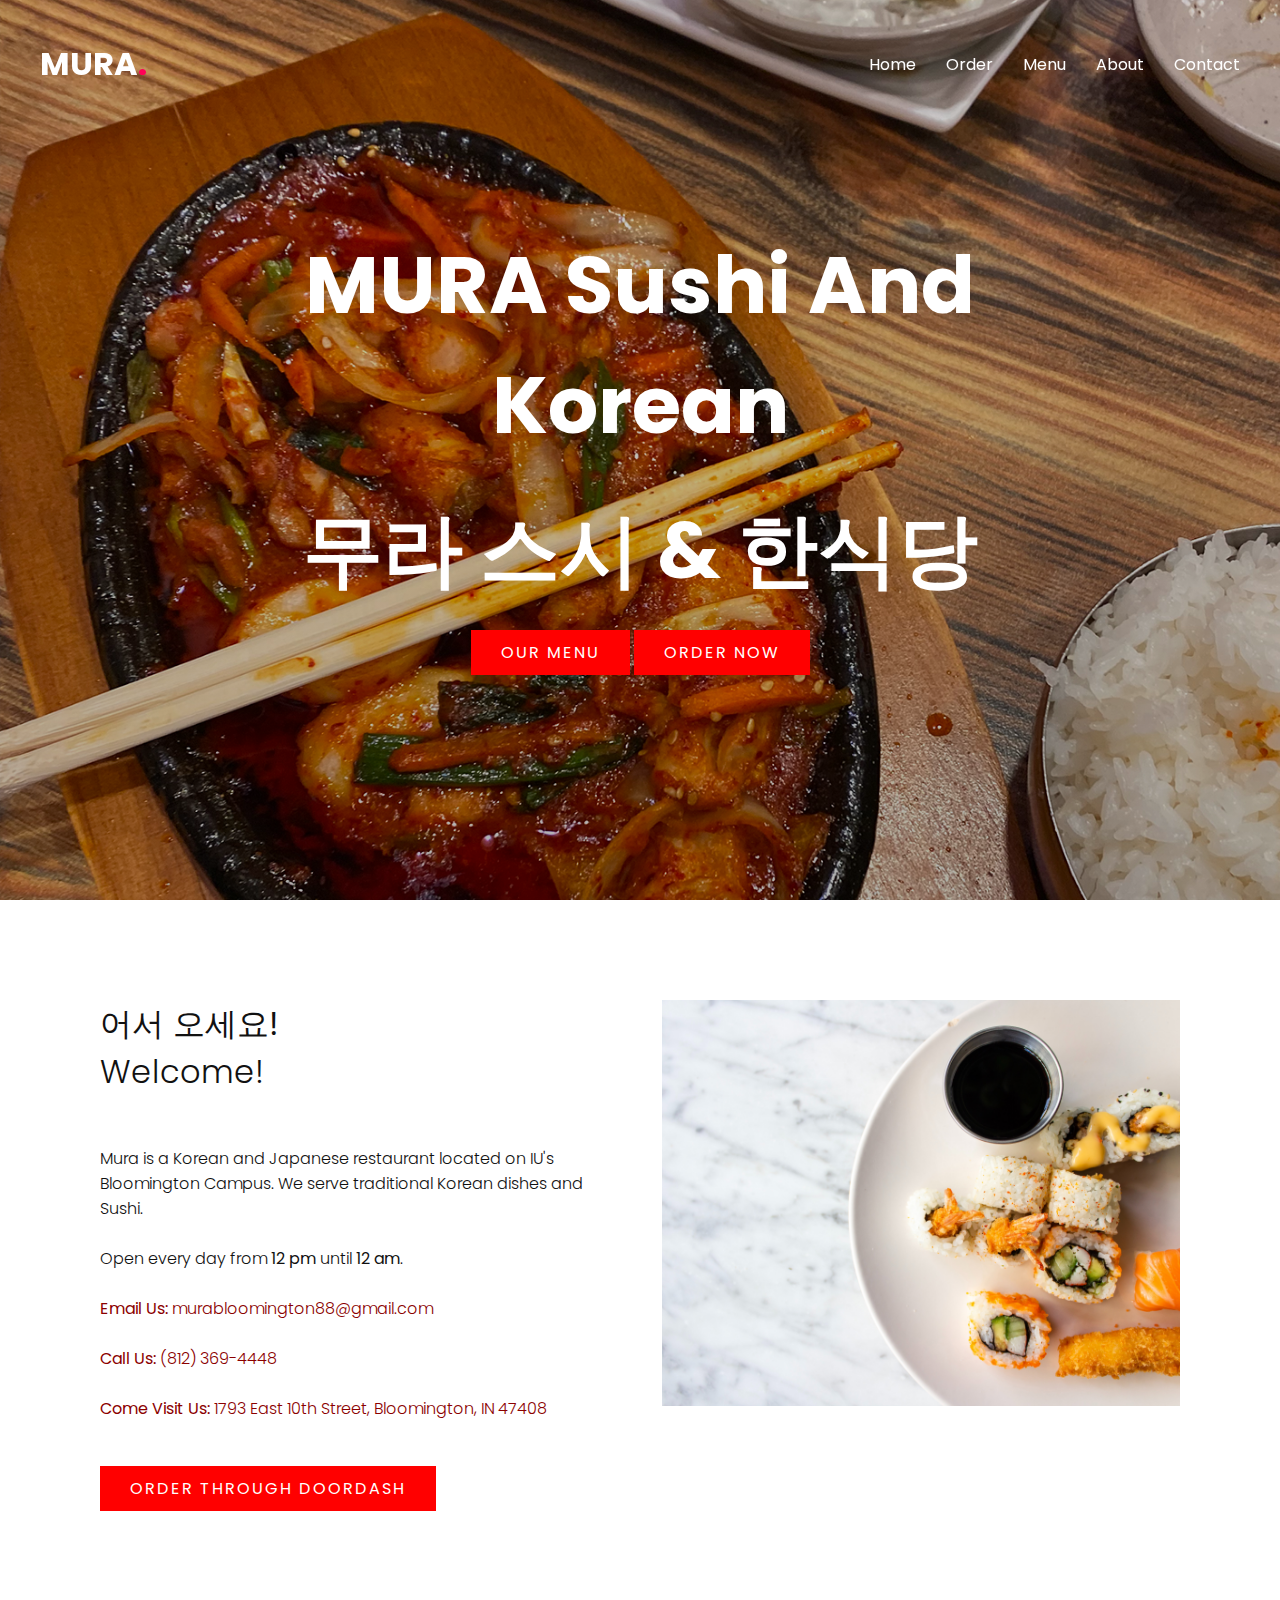
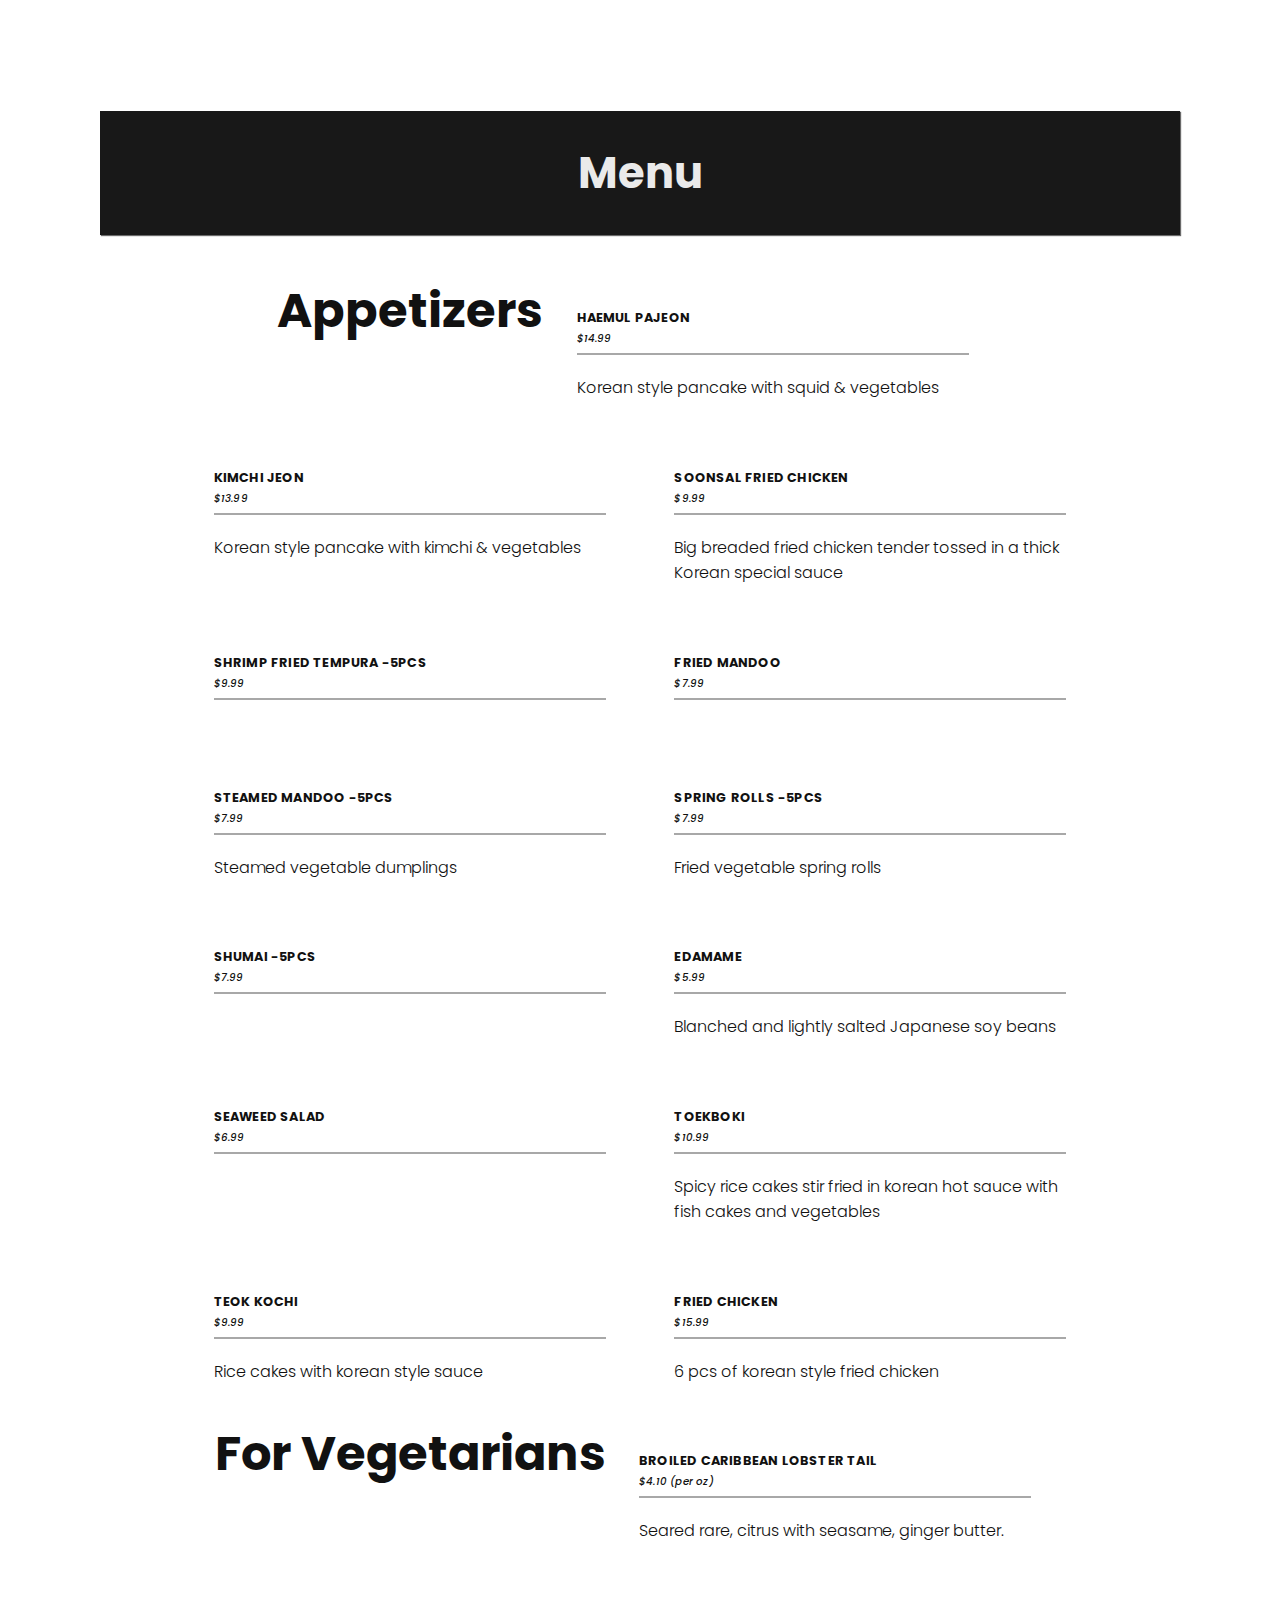
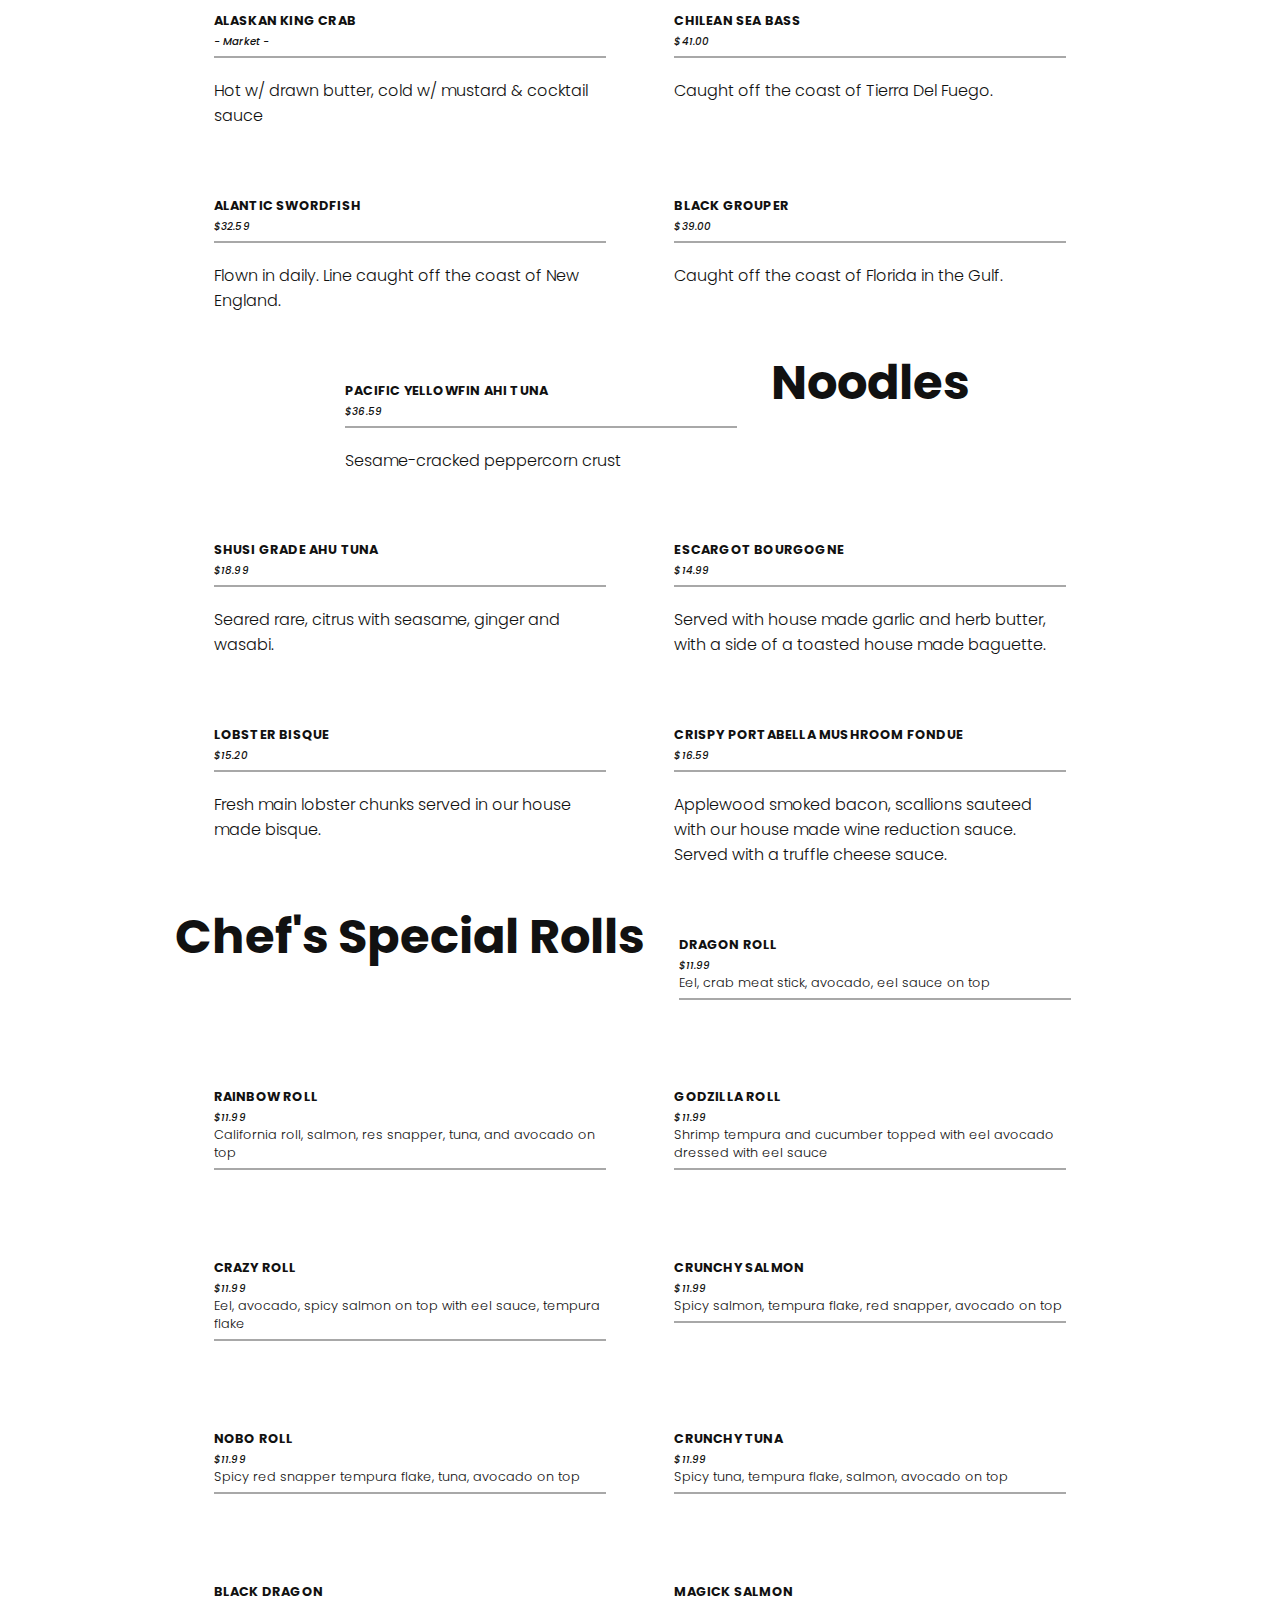
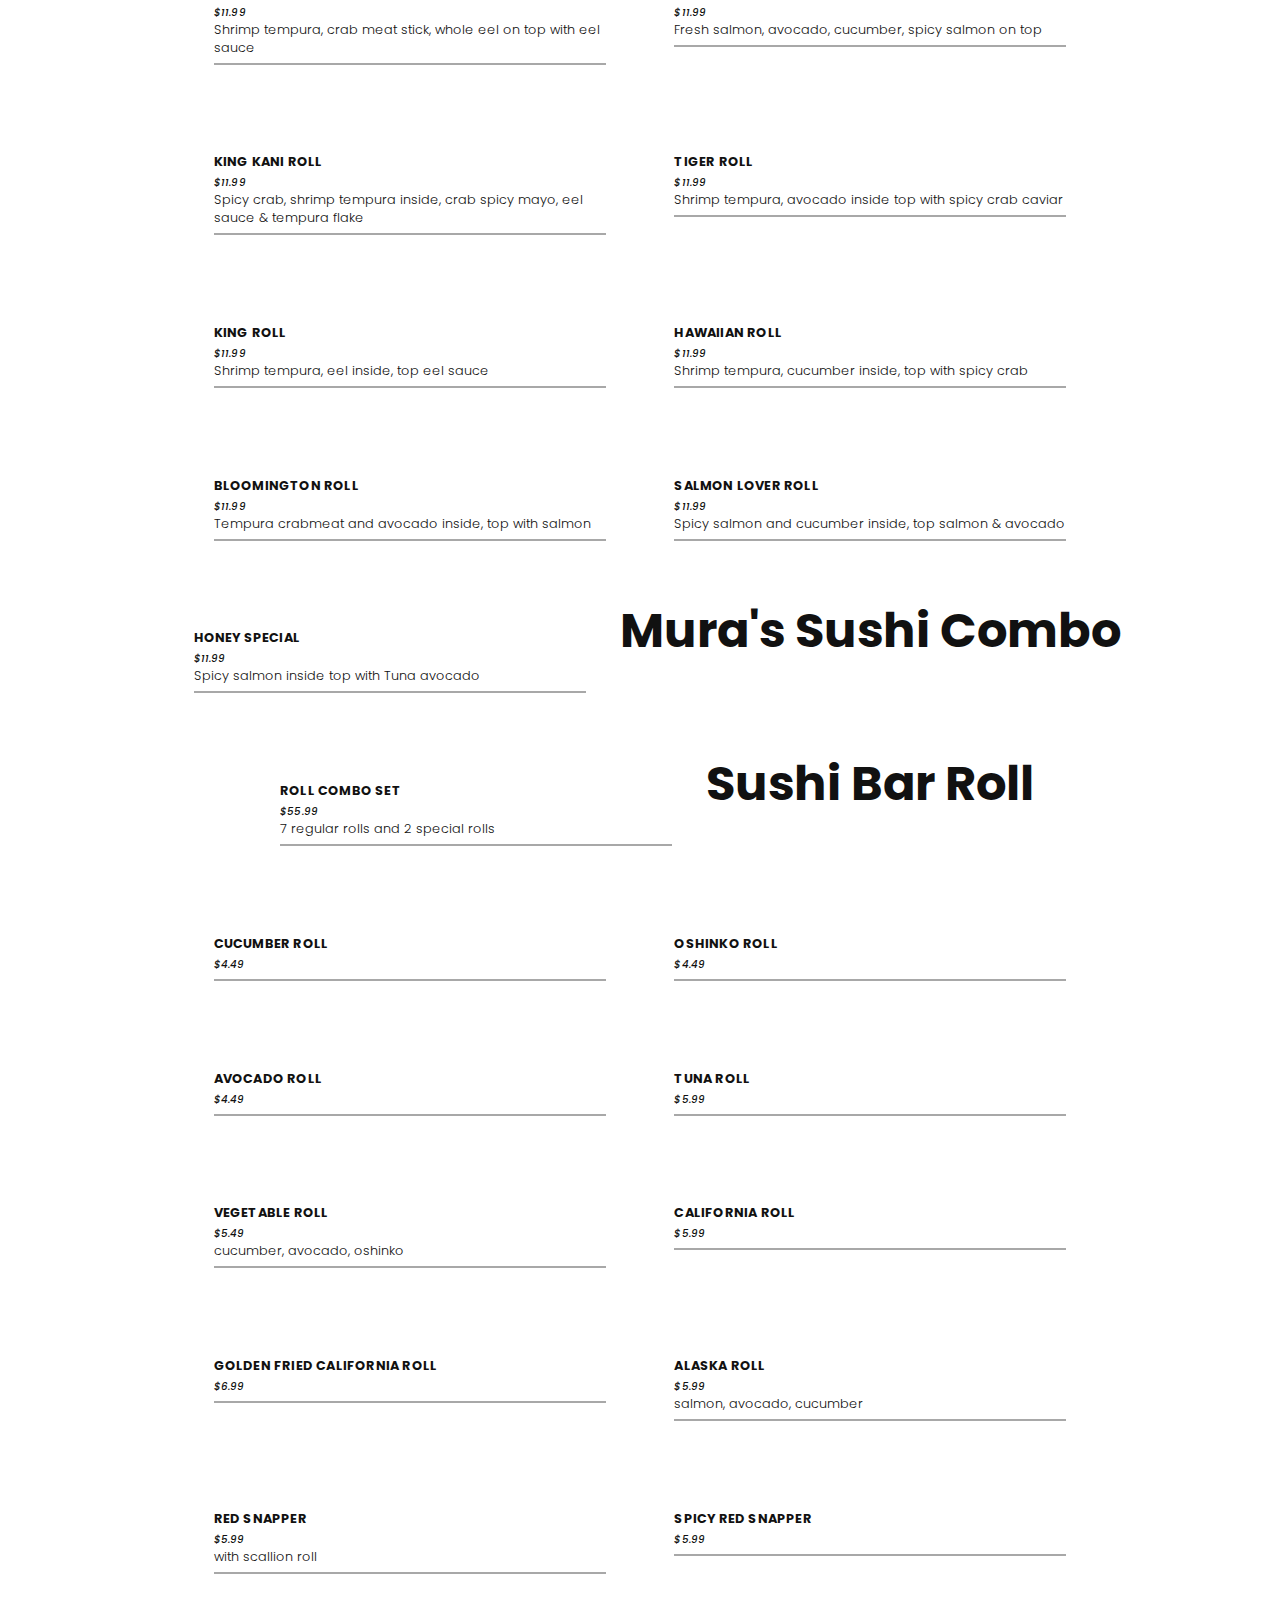
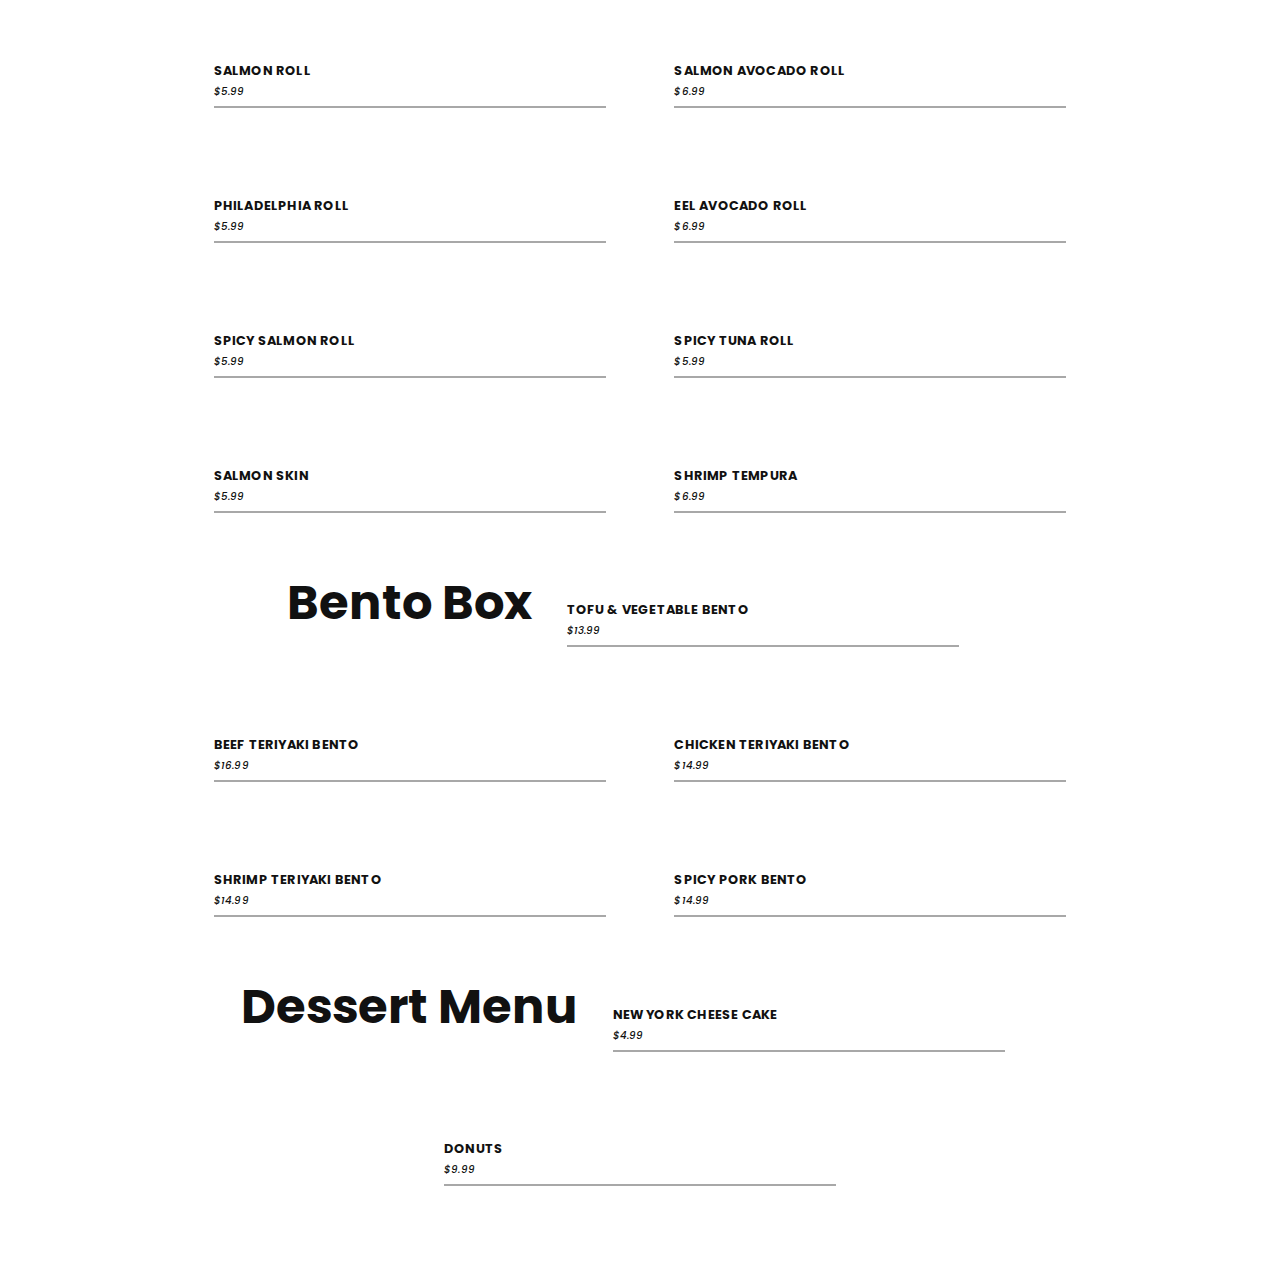
<file: index.html>
<!DOCTYPE html>
<html lang="en" xmlns="http://www.w3.org/1999/html">
<head>
	<meta charset="UTF-8">
	<meta name="viewport" content="width=device-width, initial-scale=1.0">
	<title>Mura Sushi and Korean</title>
	<link rel="stylesheet" href="style.css">
	<style>
		.flex-container {
			display: flex;
			flex-wrap: nowrap;
			background-color: DodgerBlue;
		}

		.flex-container > div {
			background-color: #f1f1f1;
			width: 100px;
			margin: 10px;
			text-align: center;
			line-height: 75px;
			font-size: 30px;
		}
	</style>
</head>
<body>
	<header>

		<a href="#" class="logo">MURA<span>.</span></a>
		<div class="menuToggle" onclick="toggleMenu()"></div>
		<ul class="navigation">
			<li><a href="#home" onclick="toggleMenu()">Home</a></li>
			<li><a href="#about" onclick="toggleMenu()">Order</a></li>
			<li><a href="menu.html" onclick="toggleMenu()">Menu</a></li>
			<li><a href="#expert" onclick="toggleMenu()">About</a></li>
			<li><a href="#contact" onclick="toggleMenu()">Contact</a></li>
		</ul>
	</header>
	<section class="banner" id="banner">
		<div class="content">
			<h2>MURA Sushi and Korean</h2>
			<br>
			<h2>무라 스시 & 한식당</h2>

			<a href="menu.html" class="btn">Our Menu</a>
			<a href="https://food.google.com/chooseprovider?restaurantId=/g/11rx0dk9bx&g2lbs=AGgkzMyfX_cwmJU_0Ffu5fvsgGxFFwtEG_PmpbcgdKmxDu76HtOsj-F7nFP_6HdzadR-ZaoHvReUaRCwE7-3_JLGFOY90A3QOA%3D%3D&hl=en-US&gl=us&cs=1&ssta=1&fo_m=MfohQo559jFvMWwP9igWZeWQMczq7voErUdXMWvkddHzV46uMT_RFPQ05bfKMQVr5-7IofUJMU_hT8vrWuwRMUv3d8yCO4PgMUOzJVpjPL1YMfaXTPp5KXh-OAE%3D&gei=NoNDYsv0K8-S0PEPwvu2gAw&fo_s=OA,AH&sei=CQrKE8slh3uSETe7Tx5swaMa&utm_campaign&utm_source=search" class="btn">Order Now</a>
		</div>
	</section>

	<section class="about" id="about">
		<div class="row">
			<div class="col50">
				<h1 class="titleText"><strong>어서 오세요!</strong></h1>
				<h2 class="titleText">Welcome!</h2>
				<p>
					<br><br>
					Mura is a Korean and Japanese restaurant located on IU's Bloomington Campus.
					We serve traditional Korean dishes and Sushi.
					<br><br>
					Open every day from <strong>12 pm</strong> until <strong>12 am</strong>.
					<br><br>
					<a href="mailto:murabloomington88@gmail.com?subject=Mura Feedback" target="_blank"><strong>Email Us:</strong> murabloomington88@gmail.com</a>
					<br><br>
					<a href="tel:812-369-4448" target="_blank"><strong>Call Us:</strong> (812) 369-4448</a>
					<br><br>
					<a href="https://goo.gl/maps/zQ6KzfTgeyMS5BRX6" target="_blank"><strong>Come Visit Us:</strong> 1793 East 10th Street, Bloomington, IN 47408</a>
					<br><br>
				</p>
				<a href="https://www.doordash.com/store/mura-sushi-bloomington-2163307/?utm_campaign=gpa" class="btn" target="_blank">Order through DoorDash</a>

			</div>

			<div class="col50">
				<div class="imgBx">
					<img src="img/sushi1.jpg" alt="sushi image">
				</div>
			</div>
		</div>
	</section>

	<!--<section class="about">
		<div class="row">

			<div class="col100">
				<h1 class="titleText">We are hiring!</h1>
				<h1 class="titleText">Fill out the form below if you are interested:</h1>
				<form name="contact" method="POST" data-netlify="true">
					<p>
						<label>Your Name: <input type="text" name="name" /></label>
					</p>
					<p>
						<label>Your Email: <input type="email" name="email" /></label>
					</p>
					<p>
						<button type="submit">Send</button>
					</p>
				</form>
			</div>


		</div>
	</section>-->




	<section class="menu" id="menu">

			<div class="menu-heading">
				<h2>Menu</h2>
			</div>


		<div class="menu">
			<div class="menu-display">
				<div class="main-menu">
					<div class="titleText">
						<h2>Appetizers</h2>
					</div>
					<div class="menu-item">
						<div class="item-info">
							<p class="item-name">Haemul Pajeon</p>
							<p>$14.99</p>
						</div>
						<div class="item-description">
							<p>Korean style pancake with squid & vegetables</p>
						</div>
					</div>
					<div class="menu-item">
						<div class="item-info">
							<p class="item-name">Kimchi Jeon</p>
							<p>$13.99</p>
						</div>
						<div class="item-description">
							<p>Korean style pancake with kimchi & vegetables</p>
						</div>
					</div>
					<div class="menu-item">
						<div class="item-info">
							<p class="item-name">Soonsal Fried Chicken</p>
							<p>$9.99</p>
						</div>
						<div class="item-description">
							<p>Big breaded fried chicken tender tossed in a thick Korean special sauce</p>
						</div>
					</div>
					<div class="menu-item">
						<div class="item-info">
							<p class="item-name">Shrimp Fried Tempura -5pcs</p>
							<p>$9.99</p>
						</div>
					</div>
					<div class="menu-item">
						<div class="item-info">
							<p class="item-name">Fried Mandoo</p>
							<p>$7.99</p>
						</div>
					</div>
					<div class="menu-item">
						<div class="item-info">
							<p class="item-name">Steamed Mandoo -5pcs</p>
							<p>$7.99</p>
						</div>
						<div class="item-description">
							<p>Steamed vegetable dumplings</p>
						</div>
					</div>
					<div class="menu-item">
						<div class="item-info">
							<p class="item-name">Spring Rolls -5pcs</p>
							<p>$7.99</p>
						</div>
						<div class="item-description">
							<p>Fried vegetable spring rolls</p>
						</div>
					</div>
					<div class="menu-item">
						<div class="item-info">
							<p class="item-name">Shumai -5pcs</p>
							<p>$7.99</p>
						</div>
					</div>
					<div class="menu-item">
						<div class="item-info">
							<p class="item-name">Edamame</p>
							<p>$5.99</p>
						</div>
						<div class="item-description">
							<p>Blanched and lightly salted Japanese soy beans</p>
						</div>
					</div>
					<div class="menu-item">
						<div class="item-info">
							<p class="item-name">Seaweed Salad</p>
							<p>$6.99</p>
						</div>
					</div>
					<div class="menu-item">
						<div class="item-info">
							<p class="item-name">ToekBoki</p>
							<p>$10.99</p>
						</div>
						<div class="item-description">
							<p>Spicy rice cakes stir fried in korean hot sauce with fish cakes and vegetables</p>
						</div>
					</div>
					<div class="menu-item">
						<div class="item-info">
							<p class="item-name">Teok Kochi</p>
							<p>$9.99</p>
						</div>
						<div class="item-description">
							<p>Rice cakes with korean style sauce</p>
						</div>
					</div>
					<div class="menu-item">
						<div class="item-info">
							<p class="item-name">Fried Chicken</p>
							<p>$15.99</p>
						</div>
						<div class="item-description">
							<p>6 pcs of korean style fried chicken</p>
						</div>
					</div>


					<div class="titleText">
						<h2>For Vegetarians</h2>
					</div>

					<div class="menu-item">
						<div class="item-info">
							<p class="item-name">Broiled Caribbean Lobster Tail</p>
							<p>$4.10 (per oz)</p>
						</div>
						<div class="item-description">
							<p>Seared rare, citrus with seasame, ginger butter.</p>
						</div>
					</div>
					<div class="menu-item">
						<div class="item-info">
							<p class="item-name">Alaskan King Crab</p>
							<p>- Market -</p>
						</div>
						<div class="item-description">
							<p>Hot w/ drawn butter, cold w/ mustard &amp; cocktail sauce</p>
						</div>
					</div>
					<div class="menu-item">
						<div class="item-info">
							<p class="item-name">Chilean Sea Bass</p>
							<p>$41.00</p>
						</div>
						<div class="item-description">
							<p>Caught off the coast of Tierra Del Fuego. </p>
						</div>
					</div>
					<div class="menu-item">
						<div class="item-info">
							<p class="item-name">Alantic Swordfish</p>
							<p>$32.59</p>
						</div>
						<div class="item-description">
							<p>Flown in daily. Line caught off the coast of New England. </p>
						</div>
					</div>
					<div class="menu-item">
						<div class="item-info">
							<p class="item-name">Black Grouper</p>
							<p>$39.00</p>
						</div>
						<div class="item-description">
							<p>Caught off the coast of Florida in the Gulf. </p>
						</div>
					</div>
					<div class="menu-item">
						<div class="item-info">
							<p class="item-name">Pacific Yellowfin Ahi Tuna</p>
							<p>$36.59</p>
						</div>
						<div class="item-description">
							<p>Sesame-cracked peppercorn crust </p>
						</div>
					</div>
					<div class="titleText">
						<h2>Noodles</h2>
					</div>

					<div class="menu-item">
						<div class="item-info">
							<p class="item-name">Shusi Grade Ahu Tuna</p>
							<p>$18.99</p>
						</div>
						<div class="item-description">
							<p>Seared rare, citrus with seasame, ginger and wasabi.</p>
						</div>
					</div>
					<div class="menu-item">
						<div class="item-info">
							<p class="item-name">Escargot Bourgogne</p>
							<p>$14.99</p>
						</div>
						<div class="item-description">
							<p>Served with house made garlic and herb butter, with a side of a toasted house made baguette.</p>
						</div>
					</div>
					<div class="menu-item">
						<div class="item-info">
							<p class="item-name">Lobster Bisque</p>
							<p>$15.20</p>
						</div>
						<div class="item-description">
							<p>Fresh main lobster chunks served in our house made bisque. </p>
						</div>
					</div>
					<div class="menu-item">
						<div class="item-info">
							<p class="item-name">Crispy Portabella Mushroom Fondue</p>
							<p>$16.59</p>
						</div>
						<div class="item-description">
							<p>Applewood smoked bacon, scallions sauteed with our house made wine reduction sauce. Served with a truffle cheese sauce.  </p>
						</div>
					</div>
					<div class="titleText">
						<h2>Chef's Special Rolls</h2>
					</div>

					<div class="menu-item">
						<div class="item-info">
							<p class="item-name">Dragon Roll</p>
							<p>$11.99</p>
							<p>Eel, crab meat stick, avocado, eel sauce on top</p>
						</div>
					</div>
					<div class="menu-item">
						<div class="item-info">
							<p class="item-name">Rainbow Roll</p>
							<p>$11.99</p>
							<p>California roll, salmon, res snapper, tuna, and avocado on top</p>
						</div>
					</div>
					<div class="menu-item">
						<div class="item-info">
							<p class="item-name">Godzilla Roll</p>
							<p>$11.99</p>
							<p>Shrimp tempura and cucumber topped with eel avocado dressed with eel sauce</p>
						</div>
					</div>
					<div class="menu-item">
						<div class="item-info">
							<p class="item-name">Crazy Roll</p>
							<p>$11.99</p>
							<p>Eel, avocado, spicy salmon on top with eel sauce, tempura flake</p>
						</div>
					</div>
					<div class="menu-item">
						<div class="item-info">
							<p class="item-name">Crunchy Salmon</p>
							<p>$11.99</p>
							<p>Spicy salmon, tempura flake, red snapper, avocado on top</p>
						</div>
					</div>
					<div class="menu-item">
						<div class="item-info">
							<p class="item-name">Nobo Roll</p>
							<p>$11.99</p>
							<p>Spicy red snapper tempura flake, tuna, avocado on top</p>
						</div>
					</div>
					<div class="menu-item">
						<div class="item-info">
							<p class="item-name">Crunchy Tuna</p>
							<p>$11.99</p>
							<p>Spicy tuna, tempura flake, salmon, avocado on top</p>
						</div>
					</div>
					<div class="menu-item">
						<div class="item-info">
							<p class="item-name">Black Dragon</p>
							<p>$11.99</p>
							<p>Shrimp tempura, crab meat stick, whole eel on top with eel sauce</p>
						</div>
					</div>
					<div class="menu-item">
						<div class="item-info">
							<p class="item-name">Magick Salmon</p>
							<p>$11.99</p>
							<p>Fresh salmon, avocado, cucumber, spicy salmon on top</p>
						</div>
					</div>
					<div class="menu-item">
						<div class="item-info">
							<p class="item-name">King Kani Roll</p>
							<p>$11.99</p>
							<p>Spicy crab, shrimp tempura inside, crab spicy mayo, eel sauce & tempura flake</p>
						</div>
					</div>
					<div class="menu-item">
						<div class="item-info">
							<p class="item-name">Tiger Roll</p>
							<p>$11.99</p>
							<p>Shrimp tempura, avocado inside top with spicy crab caviar</p>
						</div>
					</div>
					<div class="menu-item">
						<div class="item-info">
							<p class="item-name">King Roll</p>
							<p>$11.99</p>
							<p>Shrimp tempura, eel inside, top eel sauce</p>
						</div>
					</div>
					<div class="menu-item">
						<div class="item-info">
							<p class="item-name">Hawaiian Roll</p>
							<p>$11.99</p>
							<p>Shrimp tempura, cucumber inside, top with spicy crab</p>
						</div>
					</div>
					<div class="menu-item">
						<div class="item-info">
							<p class="item-name">Bloomington Roll</p>
							<p>$11.99</p>
							<p>Tempura crabmeat and avocado inside, top with salmon</p>
						</div>
					</div>
					<div class="menu-item">
						<div class="item-info">
							<p class="item-name">Salmon Lover Roll</p>
							<p>$11.99</p>
							<p>Spicy salmon and cucumber inside, top salmon & avocado</p>
						</div>
					</div>
					<div class="menu-item">
						<div class="item-info">
							<p class="item-name">Honey Special</p>
							<p>$11.99</p>
							<p>Spicy salmon inside top with Tuna avocado</p>
						</div>
					</div>

					<div class="titleText">
						<h2>Mura's Sushi Combo</h2>
					</div>

					<div class="menu-item">
						<div class="item-info">
							<p class="item-name">Roll Combo Set</p>
							<p>$55.99</p>
							<p>7 regular rolls and 2 special rolls</p>
						</div>
					</div>


					<div class="titleText">
						<h2>Sushi Bar Roll</h2>
					</div>

					<div class="menu-item">
						<div class="item-info">
							<p class="item-name">Cucumber Roll</p>
							<p>$4.49</p>
						</div>
					</div>
					<div class="menu-item">
						<div class="item-info">
							<p class="item-name">Oshinko Roll</p>
							<p>$4.49</p>
						</div>
					</div>
					<div class="menu-item">
						<div class="item-info">
							<p class="item-name">Avocado Roll</p>
							<p>$4.49</p>
						</div>
					</div>
					<div class="menu-item">
						<div class="item-info">
							<p class="item-name">Tuna Roll</p>
							<p>$5.99</p>
						</div>
					</div>
					<div class="menu-item">
						<div class="item-info">
							<p class="item-name">Vegetable Roll</p>
							<p>$5.49</p>
							<p>cucumber, avocado, oshinko</p>
						</div>
					</div>
					<div class="menu-item">
						<div class="item-info">
							<p class="item-name">California Roll</p>
							<p>$5.99</p>
						</div>
					</div>
					<div class="menu-item">
						<div class="item-info">
							<p class="item-name">Golden Fried California Roll</p>
							<p>$6.99</p>
						</div>
					</div>
					<div class="menu-item">
						<div class="item-info">
							<p class="item-name">Alaska Roll</p>
							<p>$5.99</p>
							<p>salmon, avocado, cucumber</p>
						</div>
					</div>
					<div class="menu-item">
						<div class="item-info">
							<p class="item-name">Red Snapper</p>
							<p>$5.99</p>
							<p>with scallion roll</p>
						</div>
					</div>
					<div class="menu-item">
						<div class="item-info">
							<p class="item-name">Spicy Red Snapper</p>
							<p>$5.99</p>
						</div>
					</div>
					<div class="menu-item">
						<div class="item-info">
							<p class="item-name">Salmon Roll</p>
							<p>$5.99</p>
						</div>
					</div>
					<div class="menu-item">
						<div class="item-info">
							<p class="item-name">Salmon Avocado Roll</p>
							<p>$6.99</p>
						</div>
					</div>
					<div class="menu-item">
						<div class="item-info">
							<p class="item-name">Philadelphia Roll</p>
							<p>$5.99</p>
						</div>
					</div>
					<div class="menu-item">
						<div class="item-info">
							<p class="item-name">Eel Avocado Roll</p>
							<p>$6.99</p>
						</div>
					</div>
					<div class="menu-item">
						<div class="item-info">
							<p class="item-name">Spicy Salmon Roll</p>
							<p>$5.99</p>
						</div>
					</div>
					<div class="menu-item">
						<div class="item-info">
							<p class="item-name">Spicy Tuna Roll</p>
							<p>$5.99</p>
						</div>
					</div>
					<div class="menu-item">
						<div class="item-info">
							<p class="item-name">Salmon Skin</p>
							<p>$5.99</p>
						</div>
					</div>
					<div class="menu-item">
						<div class="item-info">
							<p class="item-name">Shrimp Tempura</p>
							<p>$6.99</p>
						</div>
					</div>


					<div class="titleText">
						<h2>Bento Box</h2>
					</div>

					<div class="menu-item">
						<div class="item-info">
							<p class="item-name">Tofu & Vegetable Bento</p>
							<p>$13.99</p>
						</div>
					</div>
					<div class="menu-item">
						<div class="item-info">
							<p class="item-name">Beef Teriyaki Bento</p>
							<p>$16.99</p>
						</div>
					</div>
					<div class="menu-item">
						<div class="item-info">
							<p class="item-name">Chicken Teriyaki Bento</p>
							<p>$14.99</p>
						</div>
					</div>
					<div class="menu-item">
						<div class="item-info">
							<p class="item-name">Shrimp Teriyaki Bento</p>
							<p>$14.99</p>
						</div>
					</div>
					<div class="menu-item">
						<div class="item-info">
							<p class="item-name">Spicy Pork Bento</p>
							<p>$14.99</p>
						</div>
					</div>


					<div id="sides" class="titleText">
						<h2>Dessert Menu</h2>
					</div>

					<div class="menu-item">
						<div class="item-info">
							<p class="item-name">New York Cheese Cake</p>
							<p>$4.99</p>
						</div>
					</div>
					<div class="menu-item">
						<div class="item-info">
							<p class="item-name">Donuts</p>
							<p>$9.99</p>
						</div>
					</div>

				</div>
			</div>
		</div>
		</div>
	</section>


	<script type="text/javascript">
		window.addEventListener('scroll', function(){
			const header = document.querySelector('header');
			header.classList.toggle("sticky", window.scrollY > 0);
		});

		function toggleMenu()
		{
			const menuToggle = document.querySelector('.menuToggle');
			const navigation = document.querySelector('.navigation');
			menuToggle.classList.toggle('active');
			navigation.classList.toggle('active');
		}
	</script>
</body>
</html>
</file>
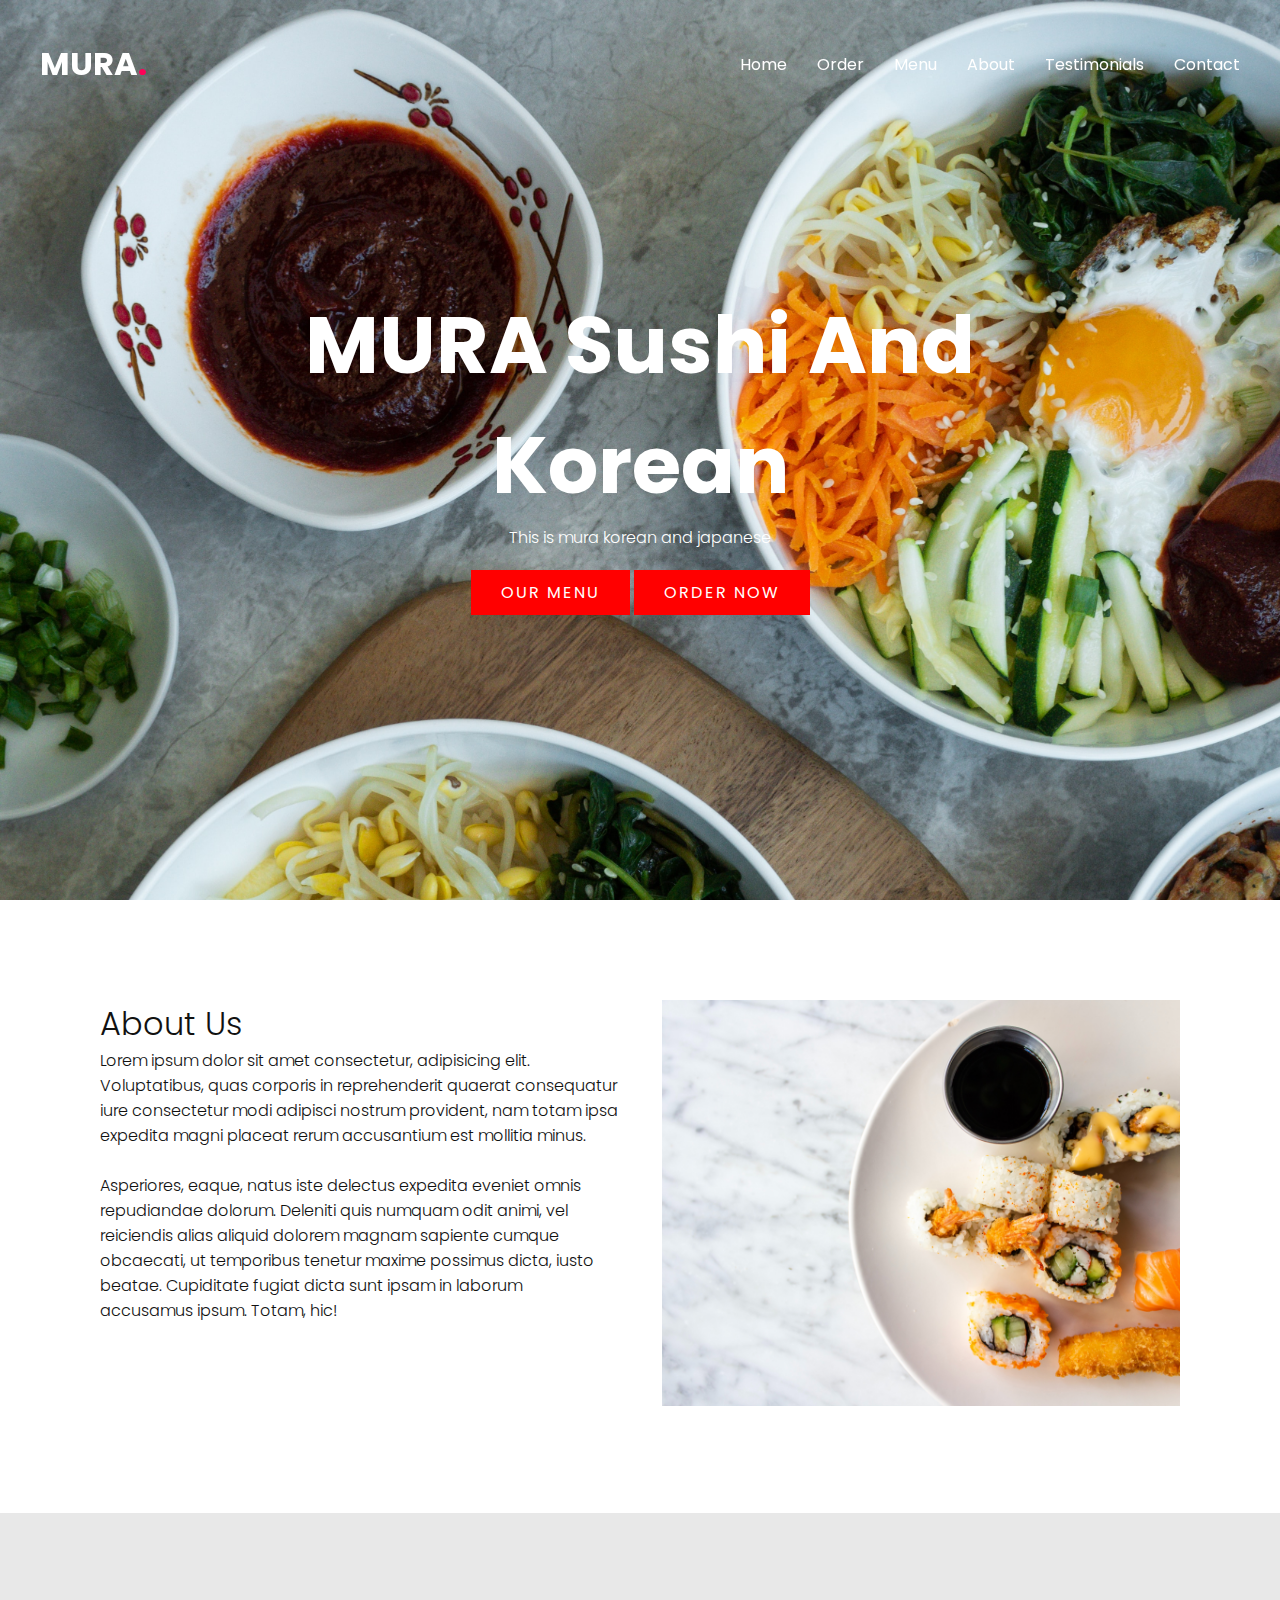
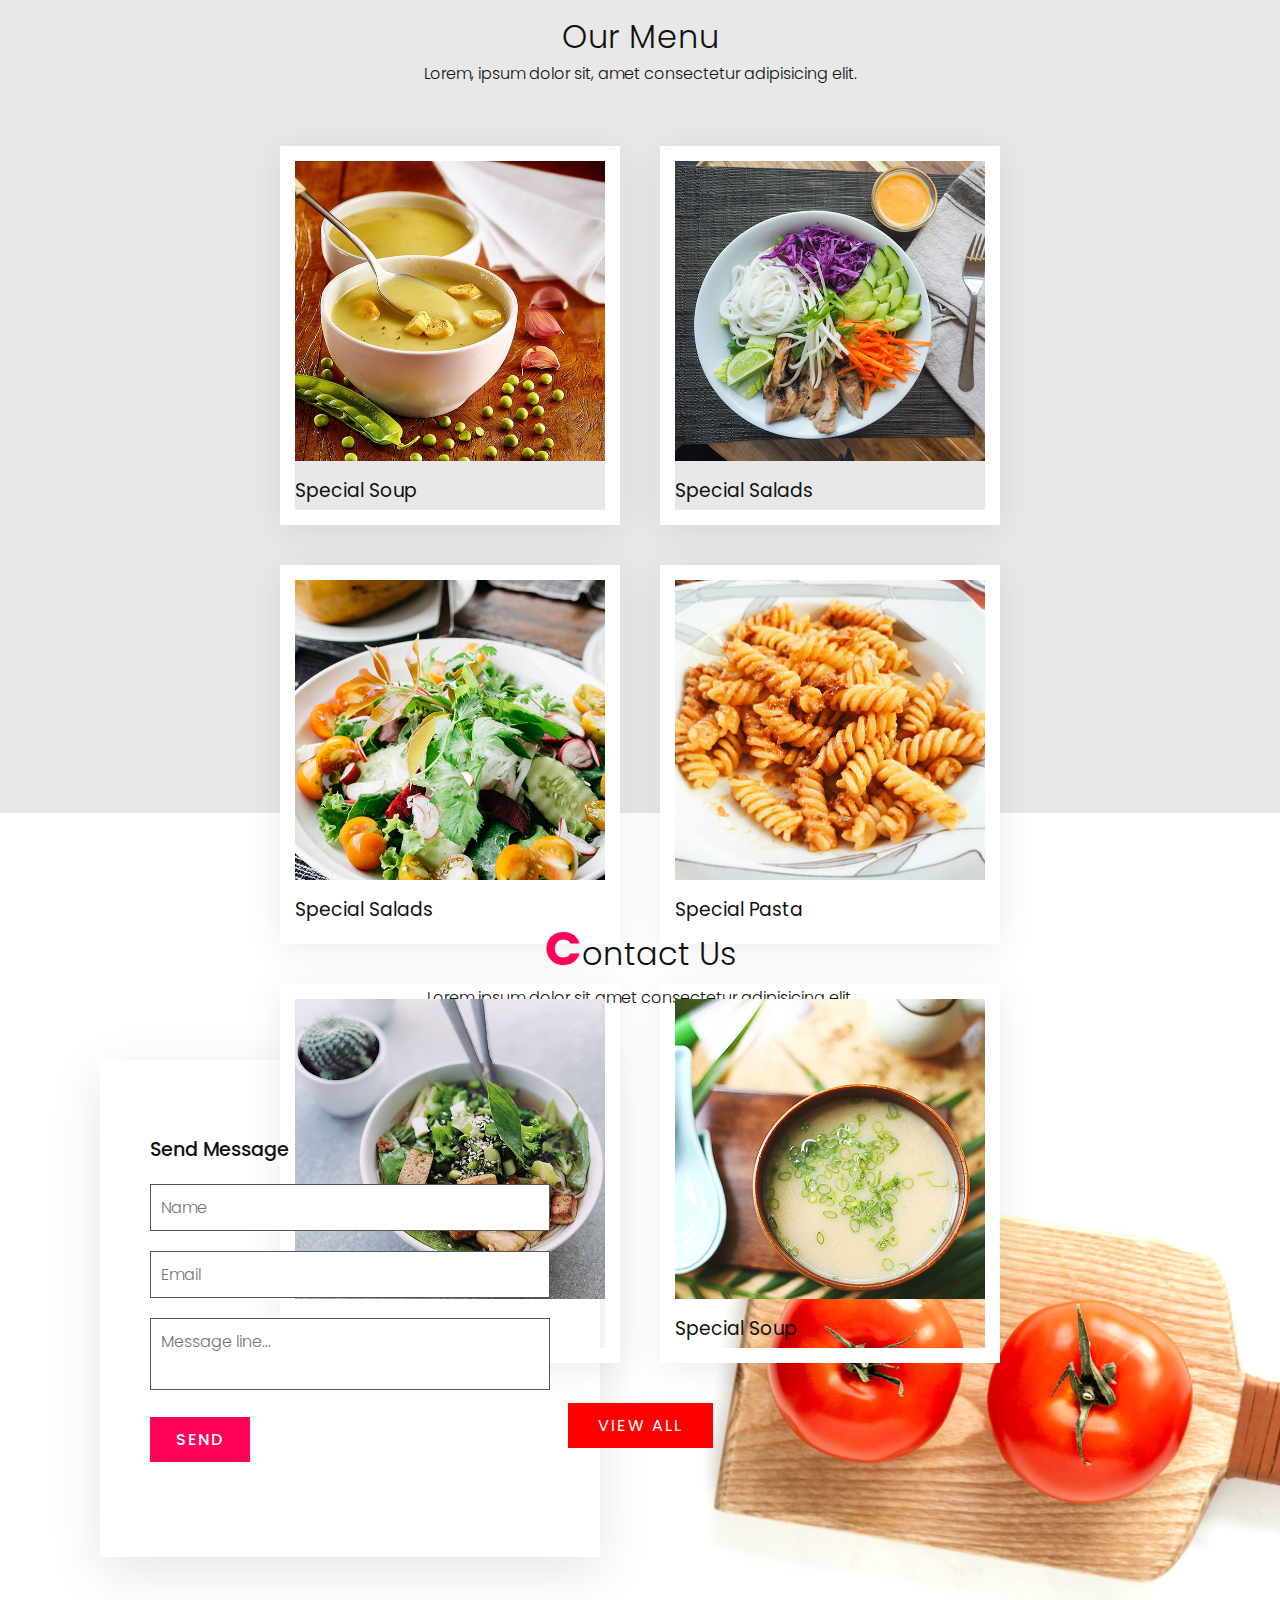
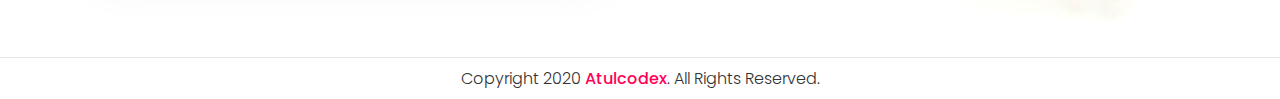
<file: Mura_Website/index.html>
<!DOCTYPE html>
<html lang="en">
<head>
	<meta charset="UTF-8">
	<meta name="viewport" content="width=device-width, initial-scale=1.0">
	<title>Mura Sushi and Korean</title>
	<link rel="stylesheet" href="style.css">
	<style>
		.flex-container {
			display: flex;
			flex-wrap: nowrap;
			background-color: DodgerBlue;
		}

		.flex-container > div {
			background-color: #f1f1f1;
			width: 100px;
			margin: 10px;
			text-align: center;
			line-height: 75px;
			font-size: 30px;
		}
	</style>
</head>
<body>
	<header>
		<a href="#" class="logo">MURA<span>.</span></a>
		<div class="menuToggle" onclick="toggleMenu()"></div>
		<ul class="navigation">
			<li><a href="#home" onclick="toggleMenu()">Home</a></li>
			<li><a href="#about" onclick="toggleMenu()">Order</a></li>
			<li><a href="menu.html" onclick="toggleMenu()">Menu</a></li>
			<li><a href="#expert" onclick="toggleMenu()">About</a></li>
			<li><a href="#testimonials" onclick="toggleMenu()">Testimonials</a></li>
			<li><a href="#contact" onclick="toggleMenu()">Contact</a></li>
		</ul>
	</header>
	<section class="banner" id="banner">
		<div class="content">
			<h2>MURA Sushi and Korean</h2>
			<p>
				This is mura korean and japanese
			</p>
			<a href="menu.html" class="btn">Our Menu</a>
			<a href="https://food.google.com/chooseprovider?restaurantId=/g/11rx0dk9bx&g2lbs=AGgkzMyfX_cwmJU_0Ffu5fvsgGxFFwtEG_PmpbcgdKmxDu76HtOsj-F7nFP_6HdzadR-ZaoHvReUaRCwE7-3_JLGFOY90A3QOA%3D%3D&hl=en-US&gl=us&cs=1&ssta=1&fo_m=MfohQo559jFvMWwP9igWZeWQMczq7voErUdXMWvkddHzV46uMT_RFPQ05bfKMQVr5-7IofUJMU_hT8vrWuwRMUv3d8yCO4PgMUOzJVpjPL1YMfaXTPp5KXh-OAE%3D&gei=NoNDYsv0K8-S0PEPwvu2gAw&fo_s=OA,AH&sei=CQrKE8slh3uSETe7Tx5swaMa&utm_campaign&utm_source=search" class="btn">Order Now</a>
		</div>
	</section>

	<section class="about" id="about">
		<div class="row">
			<div class="col50">
				<h2 class="titleText">About Us</h2>
				<p>
					Lorem ipsum dolor sit amet consectetur, adipisicing elit. Voluptatibus, quas corporis in reprehenderit quaerat consequatur iure consectetur modi adipisci nostrum provident, nam totam ipsa expedita magni placeat rerum accusantium est mollitia minus.
					<br><br>
					Asperiores, eaque, natus iste delectus expedita eveniet omnis repudiandae dolorum. Deleniti quis numquam odit animi, vel reiciendis alias aliquid dolorem magnam sapiente cumque obcaecati, ut temporibus tenetur maxime possimus dicta, iusto beatae. Cupiditate fugiat dicta sunt ipsam in laborum accusamus ipsum. Totam, hic!
				</p>
			</div>

			<div class="col50">
				<div class="imgBx">
					<img src="img/sushi1.jpg" alt="sushi image">
				</div>
			</div>
		</div>
	</section>

	<section class="menu" id="menu">
		<div class="title">
			<h2 class="titleText">Our Menu</h2>
			<p>
			    Lorem, ipsum dolor sit, amet consectetur adipisicing elit.
		    </p>
		</div>

		<div class="content">
			<div class="box">
				<div class="imgBx">
					<img src="img/menu1.jpg" alt="">
				</div>
				<div class="text">
					<h3>Special Salads</h3>
				</div>
			</div>
			<div class="box">
				<div class="imgBx">
					<img src="img/menu2.jpg" alt="">
				</div>
				<div class="text">
					<h3>Special Soup</h3>
				</div>
			</div>
			<div class="box">
				<div class="imgBx">
					<img src="img/menu3.jpg" alt="">
				</div>
				<div class="text">
					<h3>Special Pasta</h3>
				</div>
			</div>
			<div class="box">
				<div class="imgBx">
					<img src="img/menu4.jpg" alt="">
				</div>
				<div class="text">
					<h3>Special Salads</h3>
				</div>
			</div>
			<div class="box">
				<div class="imgBx">
					<img src="img/menu5.jpg" alt="">
				</div>
				<div class="text">
					<h3>Special Soup</h3>
				</div>
			</div>
			<div class="box">
				<div class="imgBx">
					<img src="img/menu6.jpg" alt="">
				</div>
				<div class="text">
					<h3>Special Pasta</h3>
				</div>
			</div>
		</div>
		<div class="title">
			<a href="#" class="btn">View All</a>
		</div>
	</section>

	<section class="contact" id="contact">
		<div class="title">
			<h2 class="titleText"><span>C</span>ontact Us</h2>
			<p>Lorem ipsum dolor sit amet consectetur adipisicing elit.</p>
		</div>
		<div class="contactForm">
			<h3>Send Message</h3>
			<div class="inputBox">
				<input type="text" placeholder="Name" required>
			</div>
			<div class="inputBox">
				<input type="email" placeholder="Email" required>
			</div>
			<div class="inputBox">
				<textarea placeholder="Message line..." required></textarea>
			</div>			
			<div class="inputBox">
				<input type="submit" value="Send">
			</div>
		</div>
	</section>

	<div class="copyrightText">
		<p>Copyright 2020 <a href="#">Atulcodex</a>. All Rights Reserved.</p>
	</div>

	<script type="text/javascript">
		window.addEventListener('scroll', function(){
			const header = document.querySelector('header');
			header.classList.toggle("sticky", window.scrollY > 0);
		});

		function toggleMenu()
		{
			const menuToggle = document.querySelector('.menuToggle');
			const navigation = document.querySelector('.navigation');
			menuToggle.classList.toggle('active');
			navigation.classList.toggle('active');
		}
	</script>
</body>
</html>
</file>
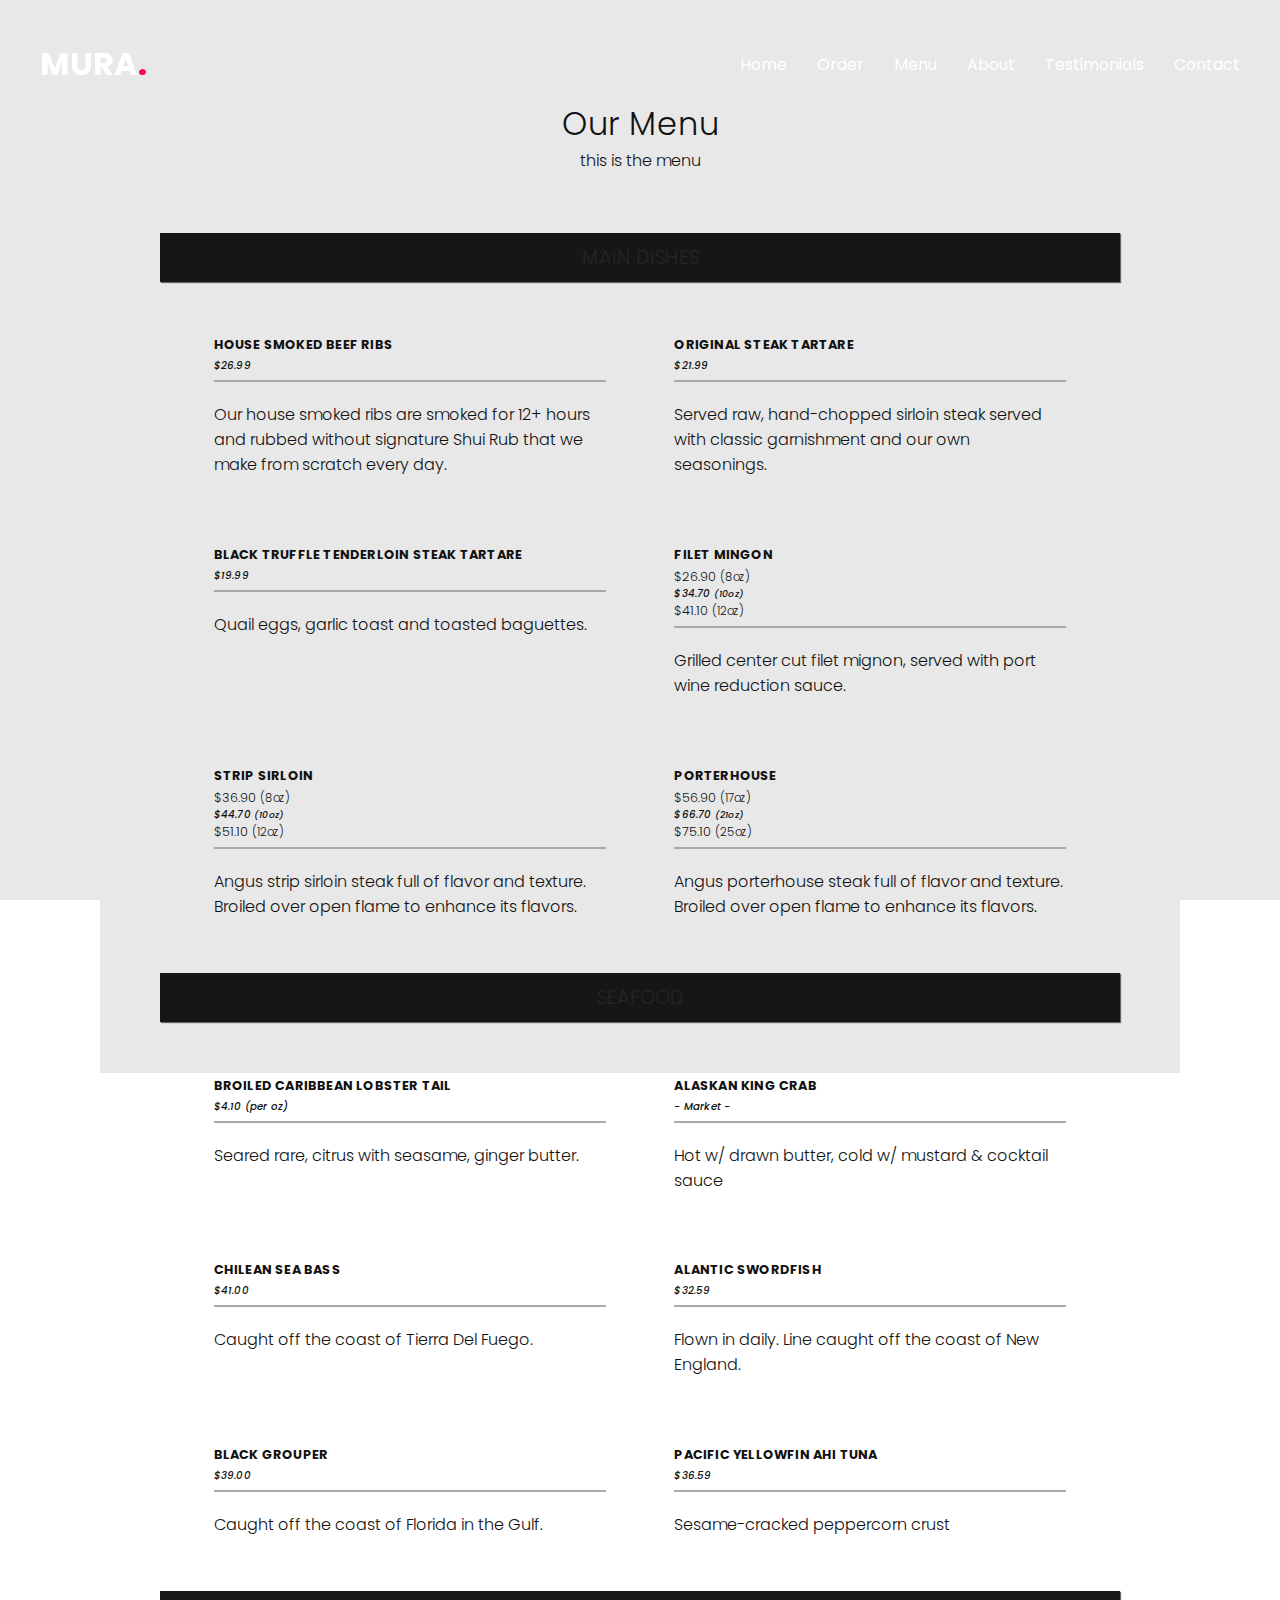
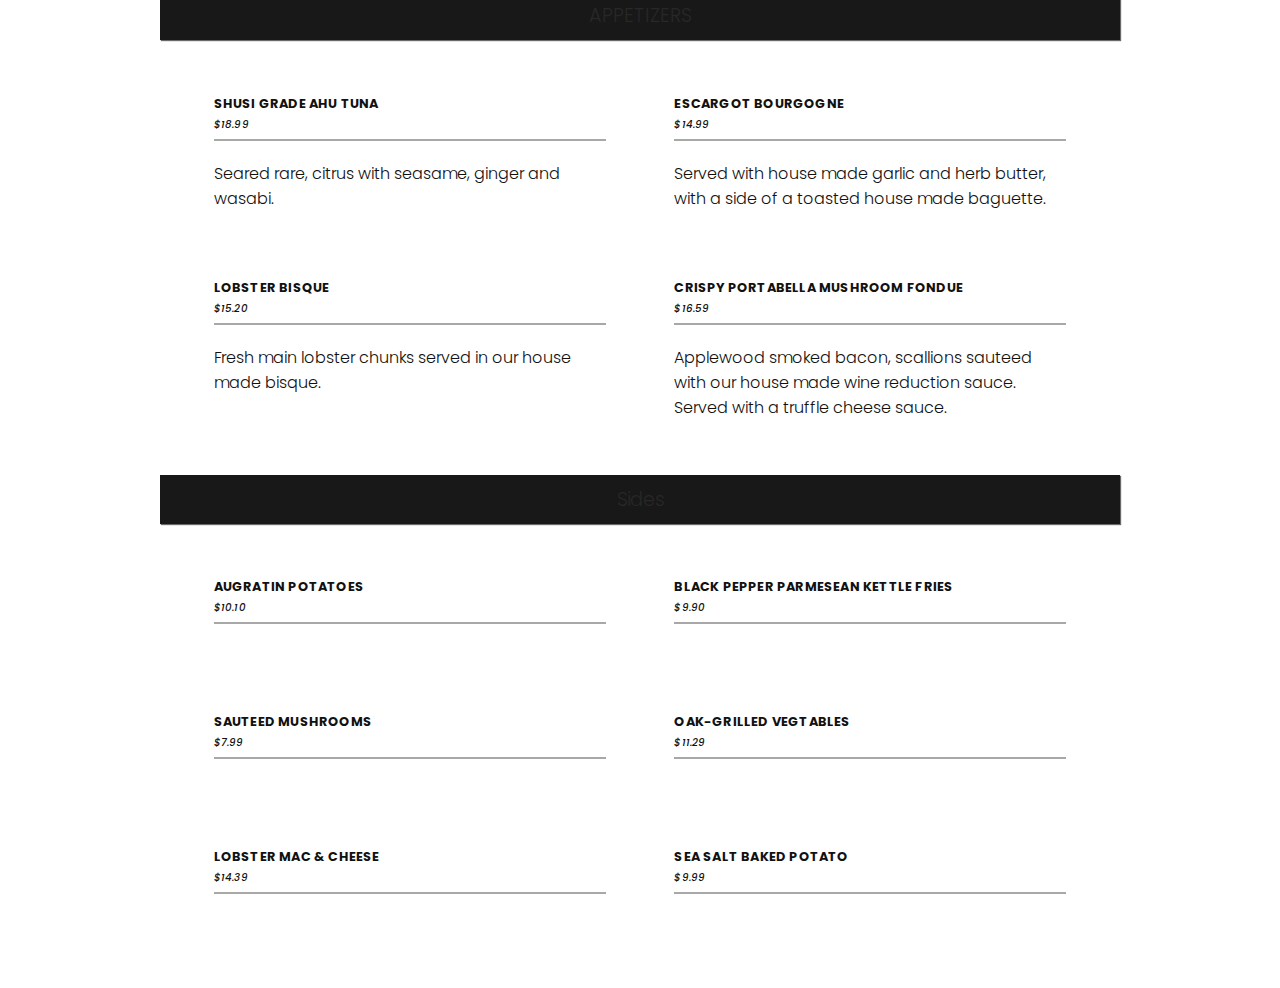
<file: Mura_Website/menu.html>
<!DOCTYPE html>
<html lang="en">
<head>
  <meta charset="UTF-8">
  <meta name="viewport" content="width=device-width, initial-scale=1.0">
  <title>Mura Sushi and Korean</title>
  <link rel="stylesheet" href="style.css">
</head>
<body>
<header>
  <a href="index.html" class="logo">MURA<span>.</span></a>
  <div class="menuToggle" onclick="toggleMenu()"></div>
  <ul class="navigation">
    <li><a href="index.html" onclick="toggleMenu()">Home</a></li>
    <li><a href="#about" onclick="toggleMenu()">Order</a></li>
    <li><a href="menu.html" onclick="toggleMenu()">Menu</a></li>
    <li><a href="#expert" onclick="toggleMenu()">About</a></li>
    <li><a href="#testimonials" onclick="toggleMenu()">Testimonials</a></li>
    <li><a href="#contact" onclick="toggleMenu()">Contact</a></li>
  </ul>
</header>

<section class="menu" id="menu">
  <div class="title">
    <h2 class="titleText">Our Menu</h2>
    <p>
      this is the menu
    </p>
  </div>

  <div class="menu">
    <div class="menu-display">
      <div class="main-menu">
        <div class="menu-heading">
          <p>MAIN DISHES</p>
        </div>
        <div class="menu-item">
          <div class="item-info">
            <p class="item-name">House Smoked Beef Ribs</p>
            <p>$26.99</p>
          </div>
          <div class="item-description">
            <p>Our house smoked ribs are smoked for 12+ hours and rubbed without signature Shui Rub that we make from scratch every day.</p>
          </div>
        </div>
        <div class="menu-item">
          <div class="item-info">
            <p class="item-name">Original Steak Tartare</p>
            <p>$21.99</p>
          </div>
          <div class="item-description">
            <p>Served raw, hand-chopped sirloin steak served with classic garnishment and our own seasonings.</p>
          </div>
        </div>
        <div class="menu-item">
          <div class="item-info">
            <p class="item-name">Black Truffle Tenderloin Steak Tartare</p>
            <p>$19.99</p>
          </div>
          <div class="item-description">
            <p>Quail eggs, garlic toast and toasted baguettes. </p>
          </div>
        </div>
        <div class="menu-item">
          <div class="item-info">
            <p class="item-name">Filet Mingon</p>
            <div class="steak-price">
              <p>$26.90 <span class="small-info">(8oz)</span></p>
              <p>$34.70 <span class="small-info">(10oz)</span></p>
              <p>$41.10 <span class="small-info">(12oz)</span></p>
            </div>
          </div>
          <div class="item-description">
            <p>Grilled center cut filet mignon, served with port wine reduction sauce.</p>
          </div>
        </div>
        <div class="menu-item">
          <div class="item-info">
            <p class="item-name">Strip Sirloin</p>
            <div class="steak-price">
              <p>$36.90 <span class="small-info">(8oz)</span></p>
              <p>$44.70 <span class="small-info">(10oz)</span></p>
              <p>$51.10 <span class="small-info">(12oz)</span></p>
            </div>
          </div>
          <div class="item-description">
            <p>Angus strip sirloin steak full of flavor and texture. Broiled over open flame to enhance its flavors.</p>
          </div>
        </div>
        <div class="menu-item">
          <div class="item-info">
            <p class="item-name">Porterhouse</p>
            <div class="steak-price">
              <p>$56.90 <span class="small-info">(17oz)</span></p>
              <p>$66.70 <span class="small-info">(21oz)</span></p>
              <p>$75.10 <span class="small-info">(25oz)</span></p>
            </div>
          </div>
          <div class="item-description">
            <p>Angus porterhouse steak full of flavor and texture. Broiled over open flame to enhance its flavors.</p>
          </div>
        </div>
        <div id="seafood" class="menu-heading">
          <p>SEAFOOD</p>
        </div>

        <div class="menu-item">
          <div class="item-info">
            <p class="item-name">Broiled Caribbean Lobster Tail</p>
            <p>$4.10 (per oz)</p>
          </div>
          <div class="item-description">
            <p>Seared rare, citrus with seasame, ginger butter.</p>
          </div>
        </div>
        <div class="menu-item">
          <div class="item-info">
            <p class="item-name">Alaskan King Crab</p>
            <p>- Market -</p>
          </div>
          <div class="item-description">
            <p>Hot w/ drawn butter, cold w/ mustard &amp; cocktail sauce</p>
          </div>
        </div>
        <div class="menu-item">
          <div class="item-info">
            <p class="item-name">Chilean Sea Bass</p>
            <p>$41.00</p>
          </div>
          <div class="item-description">
            <p>Caught off the coast of Tierra Del Fuego. </p>
          </div>
        </div>
        <div class="menu-item">
          <div class="item-info">
            <p class="item-name">Alantic Swordfish</p>
            <p>$32.59</p>
          </div>
          <div class="item-description">
            <p>Flown in daily. Line caught off the coast of New England. </p>
          </div>
        </div>
        <div class="menu-item">
          <div class="item-info">
            <p class="item-name">Black Grouper</p>
            <p>$39.00</p>
          </div>
          <div class="item-description">
            <p>Caught off the coast of Florida in the Gulf. </p>
          </div>
        </div>
        <div class="menu-item">
          <div class="item-info">
            <p class="item-name">Pacific Yellowfin Ahi Tuna</p>
            <p>$36.59</p>
          </div>
          <div class="item-description">
            <p>Sesame-cracked peppercorn crust </p>
          </div>
        </div>
        <div id="appetizers" class="menu-heading">
          <p>APPETIZERS</p>
        </div>

        <div class="menu-item">
          <div class="item-info">
            <p class="item-name">Shusi Grade Ahu Tuna</p>
            <p>$18.99</p>
          </div>
          <div class="item-description">
            <p>Seared rare, citrus with seasame, ginger and wasabi.</p>
          </div>
        </div>
        <div class="menu-item">
          <div class="item-info">
            <p class="item-name">Escargot Bourgogne</p>
            <p>$14.99</p>
          </div>
          <div class="item-description">
            <p>Served with house made garlic and herb butter, with a side of a toasted house made baguette.</p>
          </div>
        </div>
        <div class="menu-item">
          <div class="item-info">
            <p class="item-name">Lobster Bisque</p>
            <p>$15.20</p>
          </div>
          <div class="item-description">
            <p>Fresh main lobster chunks served in our house made bisque. </p>
          </div>
        </div>
        <div class="menu-item">
          <div class="item-info">
            <p class="item-name">Crispy Portabella Mushroom Fondue</p>
            <p>$16.59</p>
          </div>
          <div class="item-description">
            <p>Applewood smoked bacon, scallions sauteed with our house made wine reduction sauce. Served with a truffle cheese sauce.  </p>
          </div>
        </div>
        <div id="sides" class="menu-heading">
          <p>Sides</p>
        </div>

        <div class="menu-item">
          <div class="item-info">
            <p class="item-name">Augratin Potatoes</p>
            <p>$10.10</p>
          </div>
        </div>
        <div class="menu-item">
          <div class="item-info">
            <p class="item-name">Black Pepper Parmesean Kettle Fries</p>
            <p>$9.90</p>
          </div>
        </div>
        <div class="menu-item">
          <div class="item-info">
            <p class="item-name">Sauteed Mushrooms</p>
            <p>$7.99</p>
          </div>
        </div>
        <div class="menu-item">
          <div class="item-info">
            <p class="item-name">Oak-grilled Vegtables</p>
            <p>$11.29</p>
          </div>
        </div>
        <div class="menu-item">
          <div class="item-info">
            <p class="item-name">Lobster Mac &amp; Cheese</p>
            <p>$14.39</p>
          </div>
        </div>
        <div class="menu-item">
          <div class="item-info">
            <p class="item-name">Sea Salt Baked Potato</p>
            <p>$9.99</p>
          </div>
        </div>
      </div>
    </div>

  </div>


<script type="text/javascript">
  window.addEventListener('scroll', function(){
    const header = document.querySelector('header');
    header.classList.toggle("sticky", window.scrollY > 0);
  });

  function toggleMenu()
  {
    const menuToggle = document.querySelector('.menuToggle');
    const navigation = document.querySelector('.navigation');
    menuToggle.classList.toggle('active');
    navigation.classList.toggle('active');
  }
</script>
</body>
</html>
</file>
<file: style.css>
@import url('https://fonts.googleapis.com/css2?family=Poppins:wght@100;200;300;500;600;700;800;900&display=swap');

*
{
	font-family: 'Poppins', sans-serif;
	box-sizing: border-box;
	margin: 0;
	padding: 0;
	scroll-behavior: smooth;
}

p
{
	font-weight: 300;
	color: #111;
}

a {
	color: darkred;
}

.banner
{
	position: relative;
	width: 100%;
	min-height: 100vh;
	display: flex;
	justify-content: center;
	align-items: center;
	background: linear-gradient( rgba(0, 0, 0, 0.2), rgba(0, 0, 0, 0.3) ), url('img/kimchi_dish.png');


	background-size: cover;
}

.banner .content
{
	max-width: 900px;
	text-align: center;
}

.banner .content h2
{
	font-size: 5em;
	color: #fff;
	text-transform: capitalize;
}

.banner .content p
{
	font-size: 1em;
	color: #fff;
}

.btn
{
	font-size: 1em;
	color: #fff;
	background: #FF0000;
	display: inline-block;
	padding: 10px 30px;
	margin-top: 20px;
	text-transform: uppercase;
	text-decoration: none;
	letter-spacing: 2px;
	transition: 0.5s;
}

.btn:hover
{
	letter-spacing: 6px;
}

header
{
	position: fixed;
	top: 0;
	left: 0;
	width: 100%;
	padding: 40px;
	z-index: 10000;
	display: flex;
	justify-content: space-between;
	align-items: center;
	transition: 0.5s;
}

header.sticky
{
	background: #fff;
	padding: 10px 60px;
	box-shadow: 0 5px 20px rgba(0, 0, 0, 0.5);
}

header .logo
{
	color: #fff;
	font-weight: 700;
	font-size: 2em;
	text-decoration: none;
}

header.sticky .logo
{
	color: #111;
}

header .logo span
{
	color: #ff0157;
}

header .navigation
{
	display: flex;
}

header .navigation li
{
	list-style: none;
	margin-left: 30px;
}

header .navigation li a
{
	text-decoration: none;
	color: #fff;
	font-weight: 400;
}

header.sticky .navigation li a
{
	color: #111;
}

header .navigation li a:hover
{
	color: #e50000;
}

section
{
	padding: 100px;
}

.row
{
	position: relative;
	width: 100%;
	display: flex;
	justify-content: space-between;
}

.row .col50
{
	position: relative;
	width: 48%;
}

.titleText
{
	color: #111;
	font-size: 2em;
	font-weight: 300;
}

.titleText span
{
	color: #ff0157;
	font-weight: 700;
	font-size: 1.5em;
}

.imgBx img
{
	max-width: 100%;
	width: 100%;
	height: auto;
}

.title
{
	text-align: center;
}

.menu .content
{
	display: flex;
	justify-content: center;
	flex-direction: row-reverse;
	flex-wrap: wrap;
	margin-top: 40px;

}

.menu .content .box
{
	width: 340px;
	margin: 20px;
	border: 15px solid #fff;
	box-shadow: 0 5px 35px rgba(0,0,0,0.08);
}

.menu .content .box .imgBx
{
	position: relative;
	width: 100%;
	height: 300px;
}

.menu .content .box .imgBx img
{
	max-width: 100%;
	width: 100%;
	height: 100%;
}

.menu .content .box .text
{
	padding: 15px 0 5px;
}

.menu .content .box .text h3
{
	font-weight: 400;
	color: #111;
}

.expert .content
{
	display: flex;
	justify-content: center;
	flex-wrap: wrap;
	margin-top: 40px;
}

.expert .content .box
{
	width: 250px;
	margin: 15px;
}

.expert .content .box .imgBx
{
	position: relative;
	width: 100%;
	height: 300px;
}

.expert .content .box .imgBx img
{
	max-width: 100%;
	width: 100%;
	height: 100%;
}

.expert .content .box .text
{
	padding: 15px 0 5px;
}

.expert .content .box .text h3
{
	font-weight: 400;
	color: #111;
}


.testimonials
{
	background: url(img/bg2.jpg);
	background-size: cover;
}

.white .titleText,
.white p
{
	color: #fff;
}

.testimonials .content
{
	display: flex;
	justify-content: center;
	flex-wrap: wrap;
	flex-direction: row;
	margin-top: 40px;
}

.testimonials .content .box
{
	width: 340px;
	margin: 20px;
	padding: 40px;
	background: #fff;
	display: flex;
	justify-content: center;
	align-items: center;
	flex-direction: column;
}

.testimonials .content .box .imgBx img
{
	width: 80px;
	height: 80px;
	margin-bottom: 20px;
	border-radius: 50%;
	overflow: hidden;
}

.testimonials .content .box .text p
{
	color: #666;
	font-style: italic;
}

.testimonials .content .box .text h3
{
	margin-top: 20px;
	color: #111;
	font-size: 1em;
	color: #ff0157;
	font-weight: 600;
}


.contact
{
	background: url(img/bg3.jpg);
	background-size: cover;
}

.contactForm
{
	padding: 75px 50px;
	background: #fff;
	box-shadow: 0 15px 50px rgba(0, 0, 0, 0.1);
	max-width: 500px;
	margin-top: 50px;
}

.contactForm h3
{
	color: #111;
	font-size: 1.2em;
	margin-bottom: 20px;
	font-weight: 500;
}

.contactForm .inputBox
{
	position: relative;
	width: 100%;
	margin-bottom: 20px;
}

.contactForm .inputBox input,
.contactForm .inputBox textarea
{
	width: 100%;
	border: 1px solid #555;
	padding: 10px;
	color: #111;
	outline: none;
	font-size: 16px;
	font-weight: 300;
	resize: none;
}
* {
	margin: 0;
	padding: 0;
}
body {
	font-family: "Montserrat", sans-serif;
}
a {
	text-decoration: none;
}
.menu {
	height: 100vh;
}
.main-menu {
	display: flex;
	flex-wrap: wrap;
	justify-content: center;
	padding: 40px 0;
}
.menu-heading {
	background-color: #000;
	opacity: .9;
	width: 100%;
	margin: 0px 0px;
	display: flex;
	align-items: center;
	justify-content: center;
	padding: 30px;
	font-size: 1.8em;
	color: #e8e8e8;
	box-shadow: 1px 1px 1px #595959;
}
.menu-logo {
	display: flex;
	justify-content: center;
	width: 100%;
}
.menu-display {
	width: 100%;
	color: #595959;
	display: flex;
	overflow-x: auto;
}
.small-info {
	font-size: .9em;
}
.menu-item {
	display: flex;
	flex-direction: column;
	padding: 20px;
	width: 40%;
	margin: 1.33%;
}
.menu-item .item-info {
	justify-content: space-between;
	align-items: center;
	margin-bottom: 20px;
	font-size: .8em;
	border-bottom: 2px solid #a8a8a8;
	padding-bottom: 6px;
}
.menu-item .item-info p:nth-child(2) {
	font-weight: 500;
	letter-spacing: .2px;
	font-size: .8em;
	font-style: italic;
	margin-right: 20px;
}
.menu-item .item-info .item-name {
	text-transform: uppercase;
	font-weight: 700;
	margin-bottom: 4px;
	letter-spacing: .2px;
}
.menu-item .item-info .item-description {
	font-size: .9em;
	color: #595959;
}

.contactForm .inputBox input[type="submit"]
{
	font-size: 1em;
	color: #fff;
	background: #ff0157;
	display: inline-block;
	text-transform: uppercase;
	text-decoration: none;
	letter-spacing: 2px;
	transition: 0.5s;
	max-width: 100px;
	font-weight: 500;
	border: none;
	cursor: pointer;
}

.copyrightText
{
	padding: 8px 40px;
	border-top: 1px solid rgba(0, 0, 0, 0.1);
	text-align: center;
}

.copyrightText p
{
	color: #333;
}

.copyrightText a
{
	color: #ff0157;
	font-weight: 500;
	text-decoration: none;
}



/*-------- Tablet scren ------------*/
@media screen and (max-width:  991px)
{
	header,
	header.sticky
	{
		padding: 10px 20px;
	}

	header .navigation
	{
		display: none;
	}

	header .navigation.active
	{
		width: 100%;
		height: calc(100% - 68px);
		position: fixed;
		top: 68px;
		left: 0;
		display: flex;
		justify-content: center;
		align-items: center;
		flex-direction: column;
		background: #fff;
	}

	header .navigation li
	{
		margin-left: 0;
	}

	header .navigation li a
	{
		text-decoration: none;
		color: #111;
		font-size: 1.6em;
		font-weight: 300;
	}

	.menuToggle
	{
		position: relative;
		width: 40px;
		height: 40px;
		background: url(img/menu.png);
		background-size: 30px;
		background-repeat: no-repeat;
		background-position: center;
		cursor: pointer;
	}

	.menuToggle.active
	{
		background: url(img/close.png);
		background-size: 25px;
		background-repeat: no-repeat;
		background-position: center;
	}

	header.sticky .menuToggle
	{
		filter: invert(1);
	}

	section
	{
		padding: 20px;
	}

	.banner .content h2
	{
		font-size: 3em;
		color: #fff;
	}

	.row
	{
		flex-direction: column;
	}

	.row .col50
	{
		width: 100%;
	}

	.col50 .imgBx
	{
		margin-top: 30px;
	}

	.menu .content
	{
		margin-top: 20px;
	}

	.menu .content .box
	{
		margin: 10px;
	}

	.menu .content .box .imgBx
	{
		height: 260px;
	}

	.title
	{
		text-align: center;
		font-size: 3em;
		padding: 20px;

	}

	.titleText
	{
		font-size: 1.8em;
		width: 100%;
		line-height: 1em;
		margin-bottom: 15px;
		font-weight: 300;
	}
}
/*-------- Tablet screen ------------*/

/*--------- Mobile screen ----------*/
@media screen and (max-width: 440px)
{
	header.sticky
	{
		padding: 10px 20px;
	}

	.testimonials .content .box
	{
		margin: 10px;
		padding: 20px;
	}

	.contactForm
	{
		padding: 35px 40px;
		margin-top: 20px;
		margin-bottom: 30px;
	}
}
</file>
<file: Mura_Website/style.css>
@import url('https://fonts.googleapis.com/css2?family=Poppins:wght@100;200;300;500;600;700;800;900&display=swap');

*
{
	font-family: 'Poppins', sans-serif;
	box-sizing: border-box;
	margin: 0;
	padding: 0;
	scroll-behavior: smooth;
}

p
{
	font-weight: 300;
	color: #111;
}

.banner
{
	position: relative;
	width: 100%;
	min-height: 100vh;
	display: flex;
	justify-content: center;
	align-items: center;
	background: url(img/bibimbap1.jpg);
	background-size: cover;
}

.banner .content
{
	max-width: 900px;
	text-align: center;
}

.banner .content h2
{
	font-size: 5em;
	color: #fff;
	text-transform: capitalize;
}

.banner .content p
{
	font-size: 1em;
	color: #fff;
}

.btn
{
	font-size: 1em;
	color: #fff;
	background: #FF0000;
	display: inline-block;
	padding: 10px 30px;
	margin-top: 20px;
	text-transform: uppercase;
	text-decoration: none;
	letter-spacing: 2px;
	transition: 0.5s;
}

.btn:hover
{
	letter-spacing: 6px;
}

header
{
	position: fixed;
	top: 0;
	left: 0;
	width: 100%;
	padding: 40px;
	z-index: 10000;
	display: flex;
	justify-content: space-between;
	align-items: center;
	transition: 0.5s;
}

header.sticky
{
	background: #fff;
	padding: 10px 60px;
	box-shadow: 0 5px 20px rgba(0, 0, 0, 0.5);
}

header .logo
{
	color: #fff;
	font-weight: 700;
	font-size: 2em;
	text-decoration: none;
}

header.sticky .logo
{
	color: #111;
}

header .logo span
{
	color: #ff0157;
}

header .navigation
{
	display: flex;
}

header .navigation li
{
	list-style: none;
	margin-left: 30px;
}

header .navigation li a
{
	text-decoration: none;
	color: #fff;
	font-weight: 400;
}

header.sticky .navigation li a
{
	color: #111;
}

header .navigation li a:hover
{
	color: #ff0157;
}

section
{
	padding: 100px;
}

.row
{
	position: relative;
	width: 100%;
	display: flex;
	justify-content: space-between;
}

.row .col50
{
	position: relative;
	width: 48%;
}

.titleText
{
	color: #111;
	font-size: 2em;
	font-weight: 300;
}

.titleText span
{
	color: #ff0157;
	font-weight: 700;
	font-size: 1.5em;
}

.imgBx img
{
	max-width: 100%;
	width: 100%;
	height: auto;
}

.title
{
	text-align: center;
}

.menu .content
{
	display: flex;
	justify-content: center;
	flex-direction: row-reverse;
	flex-wrap: wrap;
	margin-top: 40px;
}

.menu .content .box
{
	width: 340px;
	margin: 20px;
	border: 15px solid #fff;
	box-shadow: 0 5px 35px rgba(0,0,0,0.08);
}

.menu .content .box .imgBx
{
	position: relative;
	width: 100%;
	height: 300px;
}

.menu .content .box .imgBx img
{
	max-width: 100%;
	width: 100%;
	height: 100%;
}

.menu .content .box .text
{
	padding: 15px 0 5px;
}

.menu .content .box .text h3
{
	font-weight: 400;
	color: #111;
}

.expert .content
{
	display: flex;
	justify-content: center;
	flex-wrap: wrap;
	margin-top: 40px;
}

.expert .content .box
{
	width: 250px;
	margin: 15px;
}

.expert .content .box .imgBx
{
	position: relative;
	width: 100%;
	height: 300px;
}

.expert .content .box .imgBx img
{
	max-width: 100%;
	width: 100%;
	height: 100%;
}

.expert .content .box .text
{
	padding: 15px 0 5px;
}

.expert .content .box .text h3
{
	font-weight: 400;
	color: #111;
}


.testimonials
{
	background: url(img/bg2.jpg);
	background-size: cover;
}

.white .titleText,
.white p
{
	color: #fff;
}

.testimonials .content
{
	display: flex;
	justify-content: center;
	flex-wrap: wrap;
	flex-direction: row;
	margin-top: 40px;
}

.testimonials .content .box
{
	width: 340px;
	margin: 20px;
	padding: 40px;
	background: #fff;
	display: flex;
	justify-content: center;
	align-items: center;
	flex-direction: column;
}

.testimonials .content .box .imgBx img
{
	width: 80px;
	height: 80px;
	margin-bottom: 20px;
	border-radius: 50%;
	overflow: hidden;
}

.testimonials .content .box .text p
{
	color: #666;
	font-style: italic;
}

.testimonials .content .box .text h3
{
	margin-top: 20px;
	color: #111;
	font-size: 1em;
	color: #ff0157;
	font-weight: 600;
}


.contact
{
	background: url(img/bg3.jpg);
	background-size: cover;
}

.contactForm
{
	padding: 75px 50px;
	background: #fff;
	box-shadow: 0 15px 50px rgba(0, 0, 0, 0.1);
	max-width: 500px;
	margin-top: 50px;
}

.contactForm h3
{
	color: #111;
	font-size: 1.2em;
	margin-bottom: 20px;
	font-weight: 500;
}

.contactForm .inputBox
{
	position: relative;
	width: 100%;
	margin-bottom: 20px;
}

.contactForm .inputBox input,
.contactForm .inputBox textarea
{
	width: 100%;
	border: 1px solid #555;
	padding: 10px;
	color: #111;
	outline: none;
	font-size: 16px;
	font-weight: 300;
	resize: none;
}
* {
	margin: 0;
	padding: 0;
}
body {
	font-family: "Montserrat", sans-serif;
}
a {
	text-decoration: none;
}
.menu {
	height: 100vh;
	background-color: #e8e8e8;
}
.main-menu {
	display: flex;
	flex-wrap: wrap;
	justify-content: center;
	padding: 40px 0;
}
.menu-heading {
	background-color: #000;
	opacity: .9;
	width: 100%;
	margin: 20px 60px;
	display: flex;
	align-items: center;
	justify-content: center;
	padding: 10px;
	font-size: 1.2em;
	color: #e8e8e8;
	box-shadow: 1px 1px 1px #595959;
}
.menu-logo {
	display: flex;
	justify-content: center;
	width: 100%;
}
.menu-display {
	width: 100%;
	color: #595959;
	display: flex;
	overflow-x: auto;
}
.small-info {
	font-size: .9em;
}
.menu-item {
	display: flex;
	flex-direction: column;
	padding: 20px;
	width: 40%;
	margin: 1.33%;
}
.menu-item .item-info {
	justify-content: space-between;
	align-items: center;
	margin-bottom: 20px;
	font-size: .8em;
	border-bottom: 2px solid #a8a8a8;
	padding-bottom: 6px;
}
.menu-item .item-info p:nth-child(2) {
	font-weight: 500;
	letter-spacing: .2px;
	font-size: .8em;
	font-style: italic;
	margin-right: 20px;
}
.menu-item .item-info .item-name {
	text-transform: uppercase;
	font-weight: 700;
	margin-bottom: 4px;
	letter-spacing: .2px;
}
.menu-item .item-info .item-description {
	font-size: .9em;
	color: #595959;
}

.contactForm .inputBox input[type="submit"]
{
	font-size: 1em;
	color: #fff;
	background: #ff0157;
	display: inline-block;
	text-transform: uppercase;
	text-decoration: none;
	letter-spacing: 2px;
	transition: 0.5s;
	max-width: 100px;
	font-weight: 500;
	border: none;
	cursor: pointer;
}

.copyrightText
{
	padding: 8px 40px;
	border-top: 1px solid rgba(0, 0, 0, 0.1);
	text-align: center;
}

.copyrightText p
{
	color: #333;
}

.copyrightText a
{
	color: #ff0157;
	font-weight: 500;
	text-decoration: none;
}



/*-------- Tablet scren ------------*/
@media screen and (max-width:  991px)
{
	header,
	header.sticky
	{
		padding: 10px 20px;
	}

	header .navigation
	{
		display: none;
	}

	header .navigation.active
	{
		width: 100%;
		height: calc(100% - 68px);
		position: fixed;
		top: 68px;
		left: 0;
		display: flex;
		justify-content: center;
		align-items: center;
		flex-direction: column;
		background: #fff;
	}

	header .navigation li
	{
		margin-left: 0;
	}

	header .navigation li a
	{
		text-decoration: none;
		color: #111;
		font-size: 1.6em;
		font-weight: 300;
	}

	.menuToggle
	{
		position: relative;
		width: 40px;
		height: 40px;
		background: url(img/menu.png);
		background-size: 30px;
		background-repeat: no-repeat;
		background-position: center;
		cursor: pointer;
	}

	.menuToggle.active
	{
		background: url(img/close.png);
		background-size: 25px;
		background-repeat: no-repeat;
		background-position: center;
	}

	header.sticky .menuToggle
	{
		filter: invert(1);
	}

	section
	{
		padding: 20px;
	}

	.banner .content h2
	{
		font-size: 3em;
		color: #fff;
	}

	.row
	{
		flex-direction: column;
	}

	.row .col50
	{
		width: 100%;
	}

	.col50 .imgBx
	{
		margin-top: 30px;
	}

	.menu .content
	{
		margin-top: 20px;
	}

	.menu .content .box
	{
		margin: 10px;
	}

	.menu .content .box .imgBx
	{
		height: 260px;
	}

	.title
	{
		text-align: center;
	}

	.titleText
	{
		font-size: 1.8em;
		line-height: 1.5em;
		margin-bottom: 15px;
		font-weight: 300;
	}
}
/*-------- Tablet screen ------------*/

/*--------- Mobile screen ----------*/
@media screen and (max-width: 440px)
{
	header.sticky
	{
		padding: 10px 20px;
	}

	.testimonials .content .box
	{
		margin: 10px;
		padding: 20px;
	}

	.contactForm
	{
		padding: 35px 40px;
		margin-top: 20px;
		margin-bottom: 30px;
	}
}
</file>
